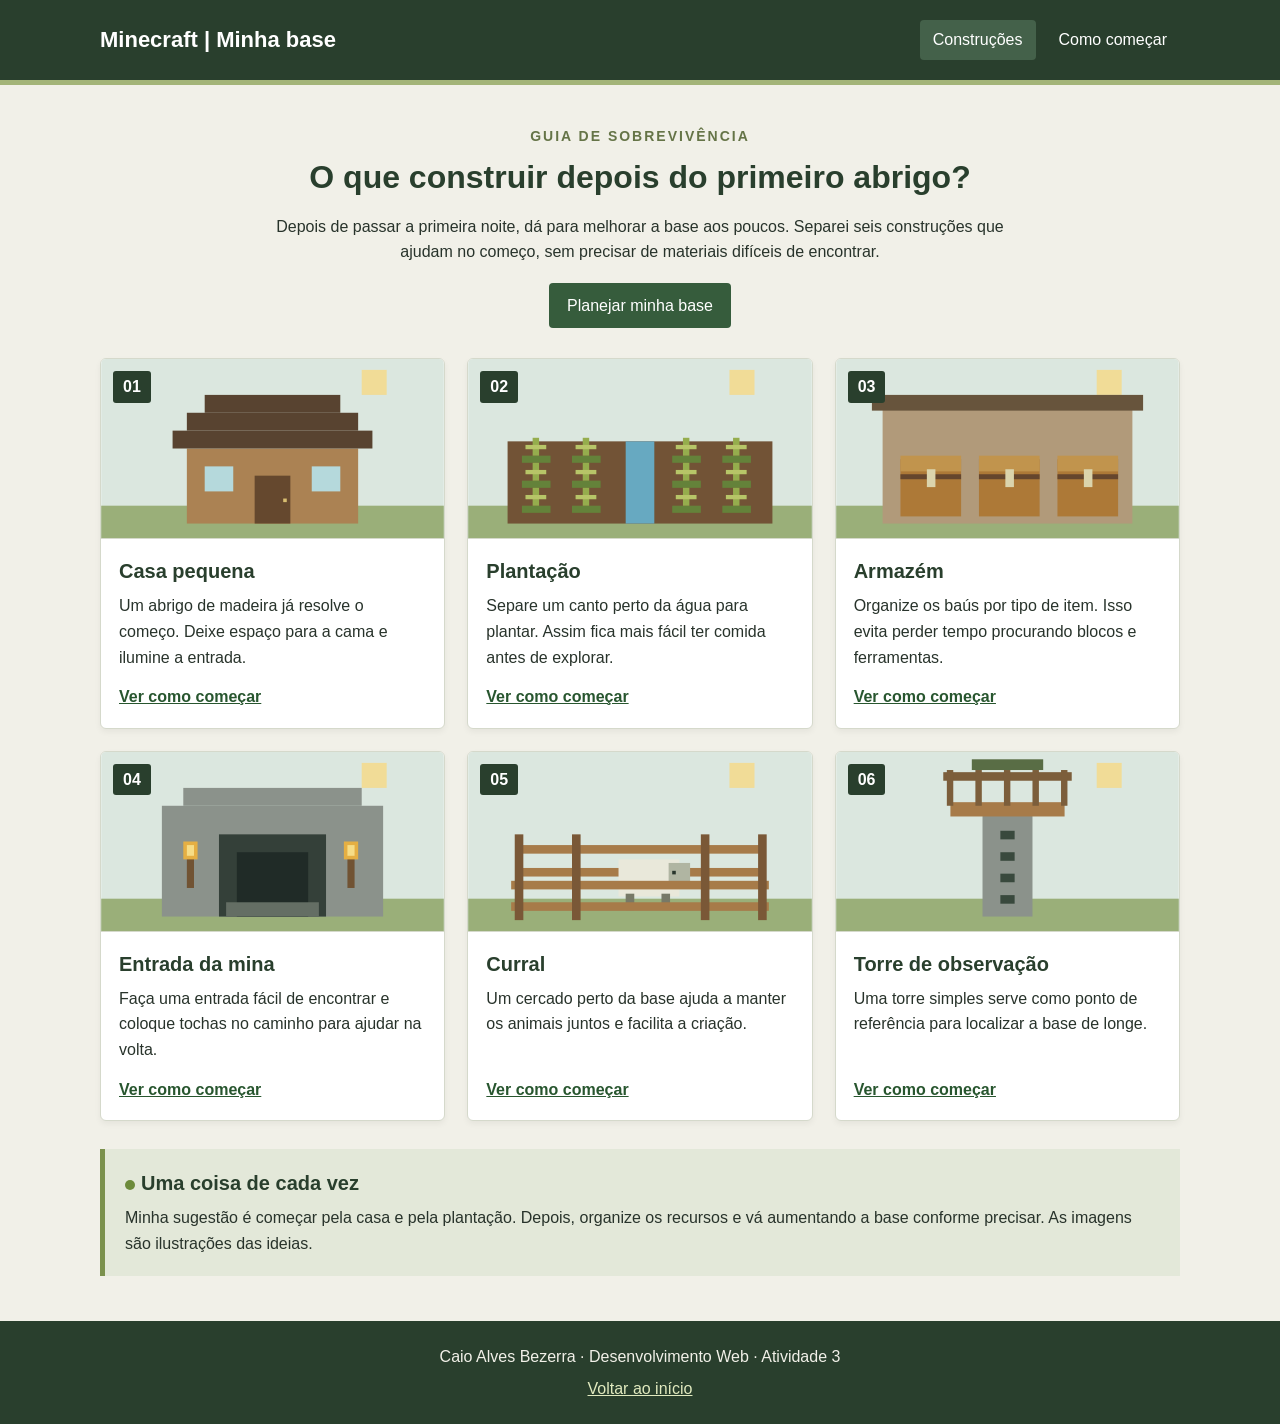
<file: index.html>
<!DOCTYPE html>
<html lang="pt-BR">
<head>
    <meta charset="UTF-8">
    <meta name="viewport" content="width=device-width, initial-scale=1.0">
    <meta http-equiv="refresh" content="0; url=Atividade%203/index.html">
    <title>Minecraft | Atividade 3</title>
</head>
<body>
    <p><a href="Atividade%203/index.html">Abrir a atividade 3 de Desenvolvimento Web</a></p>
</body>
</html>
</file>
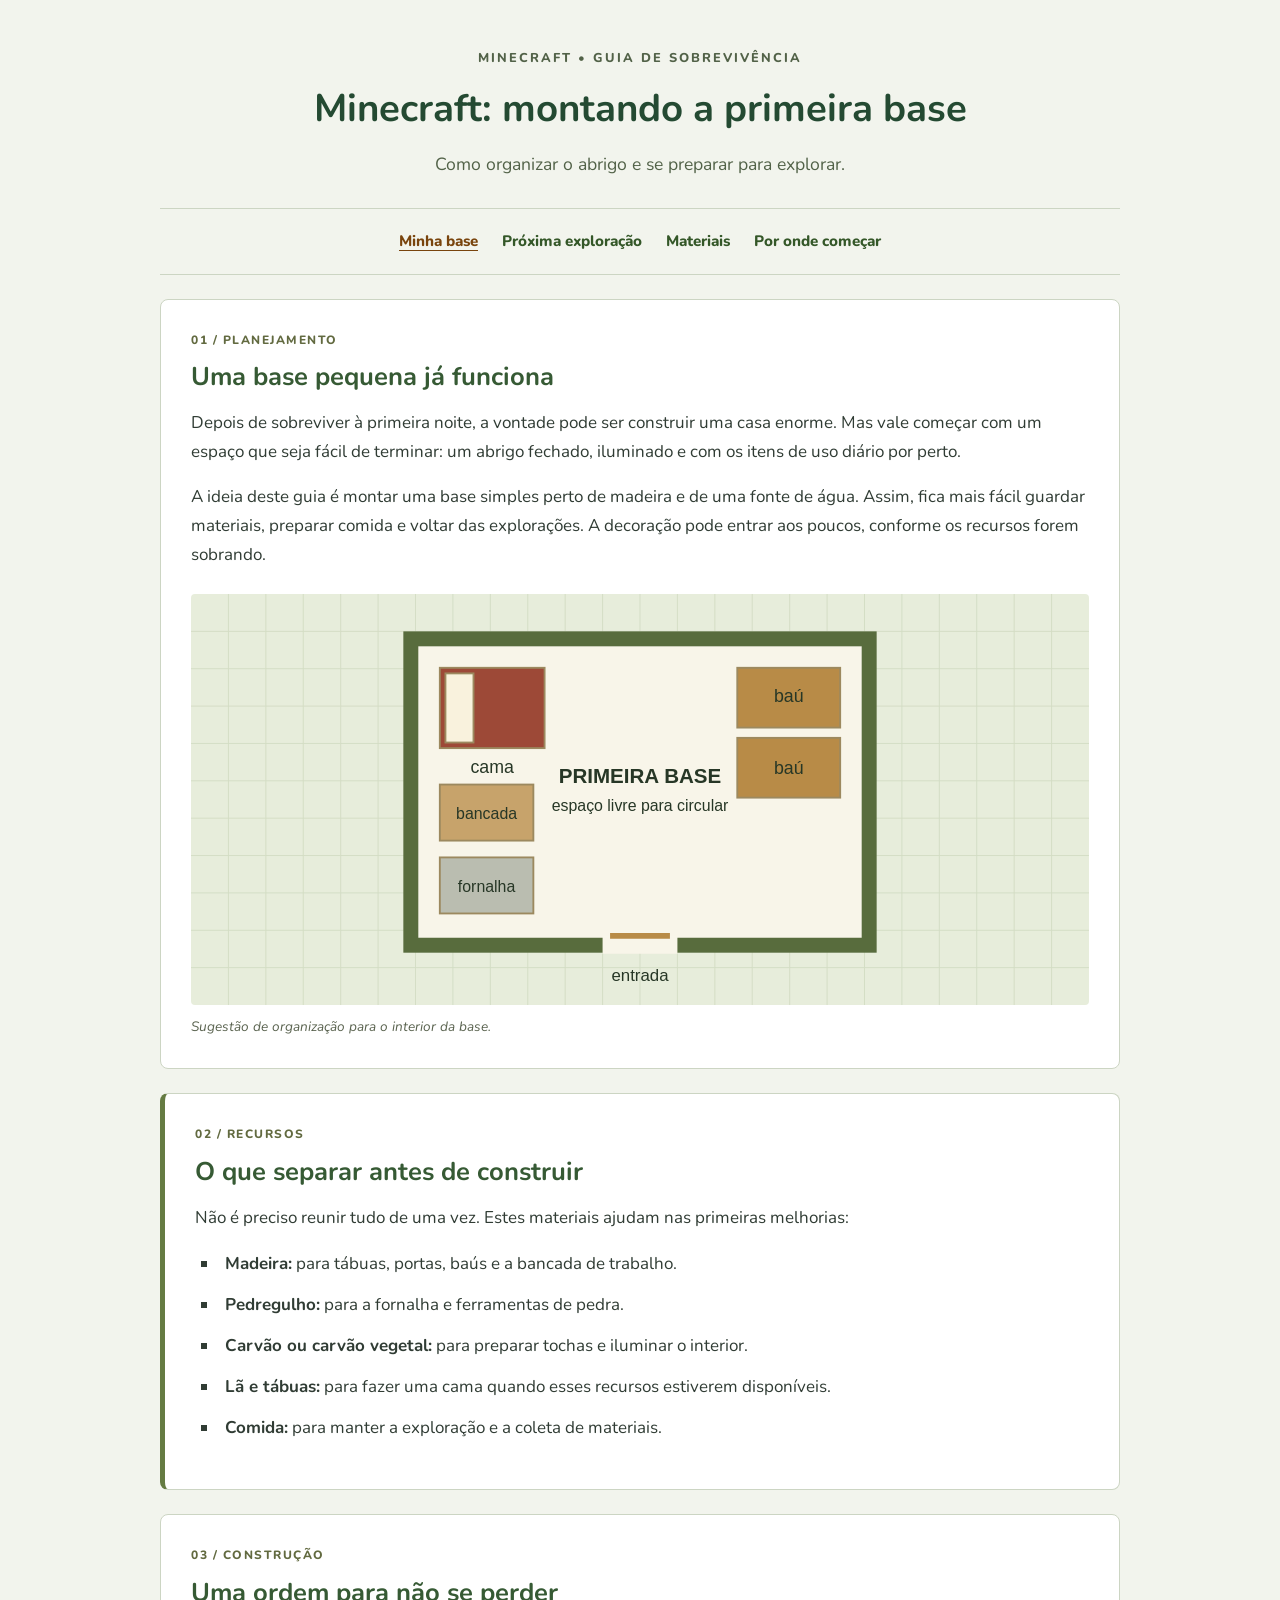
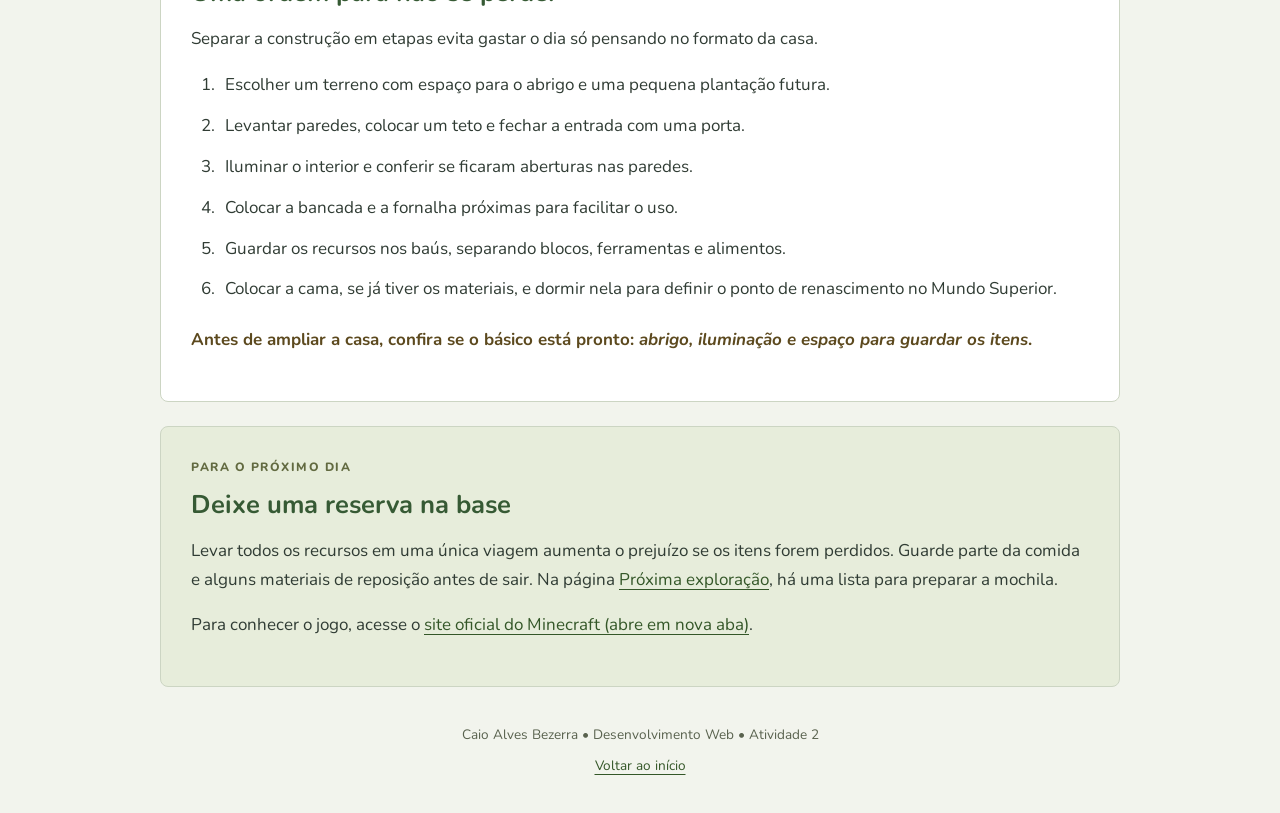
<file: Atividade 2/index.html>
<!DOCTYPE html>
<html lang="pt-BR">
<head>
    <meta charset="UTF-8">
    <meta name="viewport" content="width=device-width, initial-scale=1.0">
    <meta name="description" content="Um guia de Minecraft para organizar a primeira base e preparar as próximas explorações.">
    <title>Minecraft | Minha primeira base</title>
    <!-- Ícone da aba e estilos da página. -->
    <link rel="icon" href="favicon.ico" type="image/x-icon">
    <link rel="preconnect" href="https://fonts.googleapis.com">
    <link rel="preconnect" href="https://fonts.gstatic.com" crossorigin>
    <link href="https://fonts.googleapis.com/css2?family=Nunito:wght@400;600;700;800&display=swap" rel="stylesheet">
    <link rel="stylesheet" href="style.css">
</head>
<body>
    <a class="pular-conteudo" href="#conteudo">Pular para o conteúdo</a>

    <header id="inicio">
        <p class="identificacao">Minecraft • Guia de sobrevivência</p>
        <h1>Minecraft: montando a primeira base</h1>
        <p class="apresentacao">Como organizar o abrigo e se preparar para explorar.</p>
        <!-- Menu com acesso à segunda página e às seções abaixo. -->
        <nav aria-label="Navegação principal">
            <ul>
                <li><a href="index.html" aria-current="page">Minha base</a></li>
                <li><a href="exploracao.html">Próxima exploração</a></li>
                <li><a href="#materiais">Materiais</a></li>
                <li><a href="#passos">Por onde começar</a></li>
            </ul>
        </nav>
    </header>

    <main id="conteudo">
        <article aria-labelledby="titulo-base">
            <section class="bloco" id="sobre">
                <p class="etiqueta">01 / Planejamento</p>
                <h2 id="titulo-base">Uma base pequena já funciona</h2>
                <p>
                    Depois de sobreviver à primeira noite, a vontade pode ser construir uma casa enorme.
                    Mas vale começar com um espaço que seja fácil de terminar: um abrigo fechado,
                    iluminado e com os itens de uso diário por perto.
                </p>
                <p>
                    A ideia deste guia é montar uma base simples perto de madeira e de uma fonte de água.
                    Assim, fica mais fácil guardar materiais, preparar comida e voltar das explorações.
                    A decoração pode entrar aos poucos, conforme os recursos forem sobrando.
                </p>
                <!-- Planta com uma sugestão de onde colocar os itens. -->
                <figure>
                    <img src="imagens/planta-base.svg" width="960" height="440"
                        alt="Planta de um abrigo retangular, com cama no canto superior esquerdo, dois baús à direita, bancada e fornalha à esquerda e entrada na parte inferior.">
                    <figcaption>Sugestão de organização para o interior da base.</figcaption>
                </figure>
            </section>

            <section class="bloco" id="materiais">
                <p class="etiqueta">02 / Recursos</p>
                <h2>O que separar antes de construir</h2>
                <p>Não é preciso reunir tudo de uma vez. Estes materiais ajudam nas primeiras melhorias:</p>
                <!-- Lista dos materiais para a base. -->
                <ul class="lista-materiais">
                    <li><strong>Madeira:</strong> para tábuas, portas, baús e a bancada de trabalho.</li>
                    <li><strong>Pedregulho:</strong> para a fornalha e ferramentas de pedra.</li>
                    <li><strong>Carvão ou carvão vegetal:</strong> para preparar tochas e iluminar o interior.</li>
                    <li><strong>Lã e tábuas:</strong> para fazer uma cama quando esses recursos estiverem disponíveis.</li>
                    <li><strong>Comida:</strong> para manter a exploração e a coleta de materiais.</li>
                </ul>
            </section>

            <section class="bloco" id="passos">
                <p class="etiqueta">03 / Construção</p>
                <h2>Uma ordem para não se perder</h2>
                <p>Separar a construção em etapas evita gastar o dia só pensando no formato da casa.</p>
                <!-- Etapas da construção em ordem. -->
                <ol class="lista-passos">
                    <li>Escolher um terreno com espaço para o abrigo e uma pequena plantação futura.</li>
                    <li>Levantar paredes, colocar um teto e fechar a entrada com uma porta.</li>
                    <li>Iluminar o interior e conferir se ficaram aberturas nas paredes.</li>
                    <li>Colocar a bancada e a fornalha próximas para facilitar o uso.</li>
                    <li>Guardar os recursos nos baús, separando blocos, ferramentas e alimentos.</li>
                    <li>Colocar a cama, se já tiver os materiais, e dormir nela para definir o ponto de renascimento no Mundo Superior.</li>
                </ol>
                <p class="observacao">Antes de ampliar a casa, confira se o básico está pronto: <em>abrigo, iluminação e espaço para guardar os itens</em>.</p>
            </section>
        </article>

        <aside class="bloco dica" aria-labelledby="titulo-dica">
            <p class="etiqueta">Para o próximo dia</p>
            <h2 id="titulo-dica">Deixe uma reserva na base</h2>
            <p>
                Levar todos os recursos em uma única viagem aumenta o prejuízo se os itens forem perdidos.
                Guarde parte da comida e alguns materiais de reposição antes de sair.
                Na página <a href="exploracao.html">Próxima exploração</a>, há uma lista para preparar a mochila.
            </p>
            <p>
                Para conhecer o jogo, acesse o
                <a href="https://www.minecraft.net/pt-br" target="_blank" rel="noopener noreferrer">site oficial do Minecraft (abre em nova aba)</a>.
            </p>
        </aside>
    </main>

    <footer>
        <p>Caio Alves Bezerra • Desenvolvimento Web • Atividade 2</p>
        <a href="#inicio">Voltar ao início</a>
    </footer>
</body>
</html>
</file>
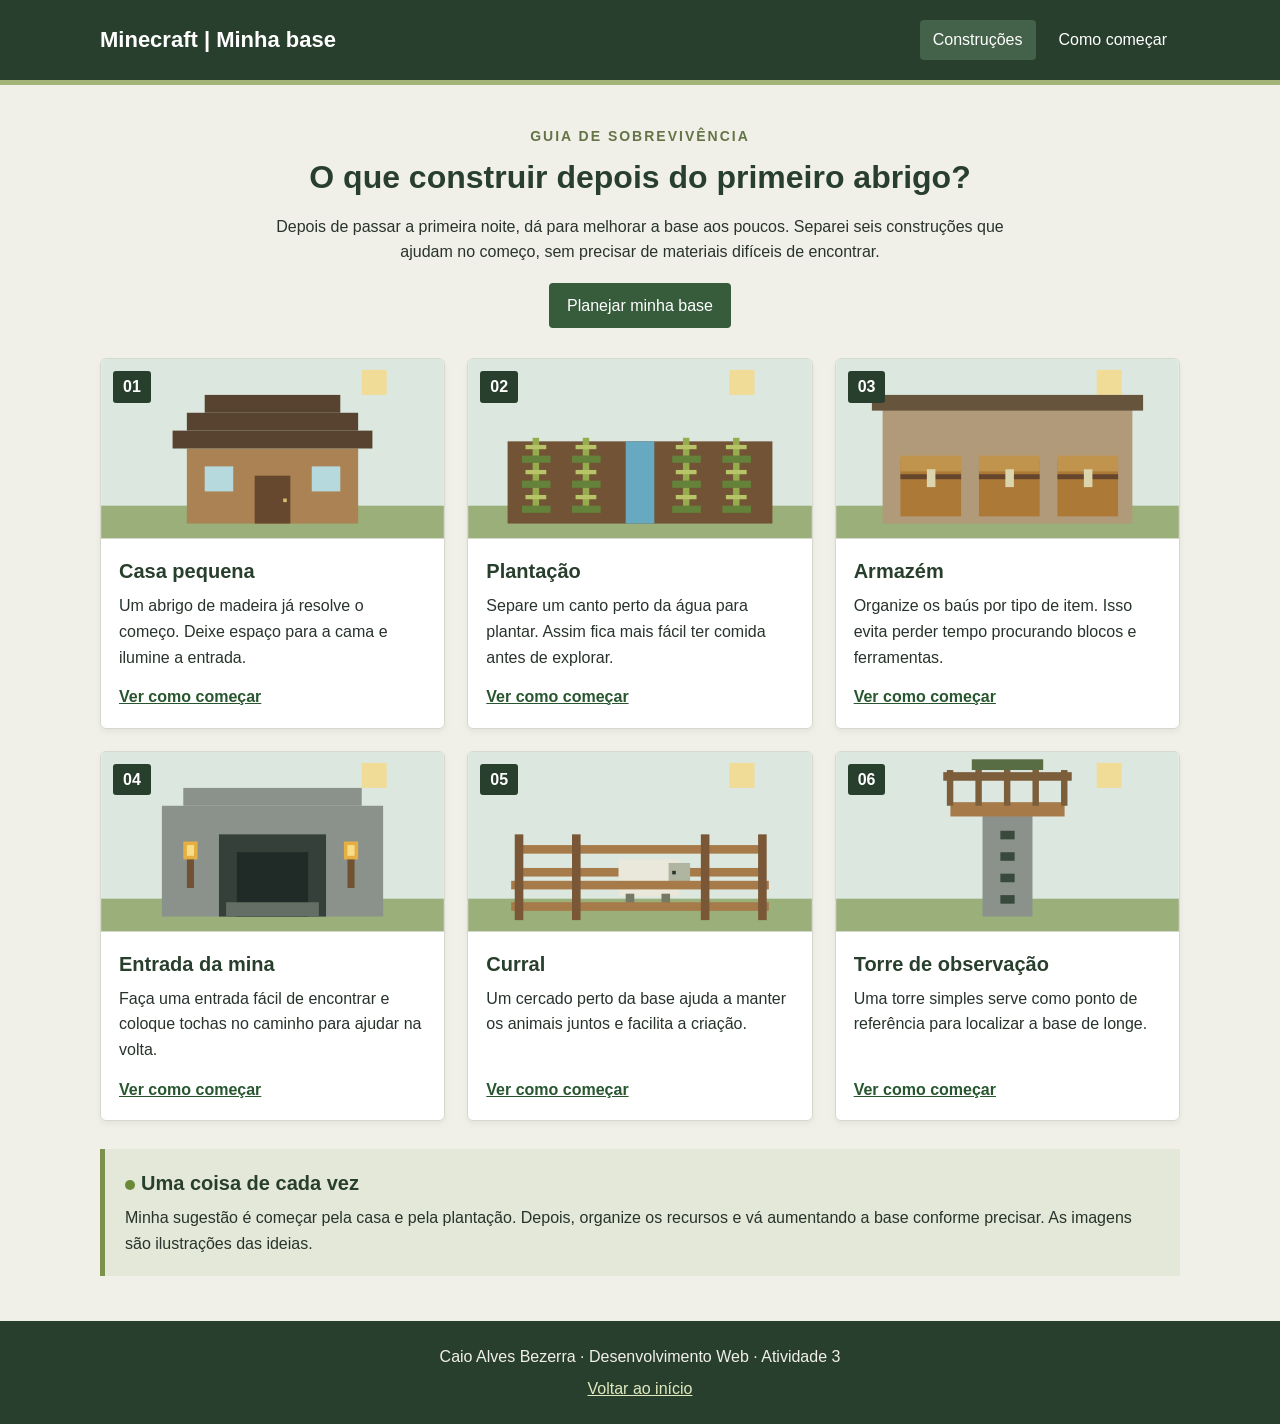
<file: Atividade 3/index.html>
<!DOCTYPE html>
<html lang="pt-BR">
<head>
    <meta charset="UTF-8">
    <meta name="viewport" content="width=device-width, initial-scale=1.0">
    <meta name="description" content="Ideias de construções simples para organizar uma base no Minecraft.">
    <title>Construções para a primeira base | Minecraft</title>
    <link rel="icon" href="imagens/icone.svg" type="image/svg+xml">
    <!-- Estilos da página. -->
    <style>
        * { box-sizing: border-box; }
        html { scroll-behavior: smooth; }
        body { margin: 0; background: #f1f0e8; color: #28332b; font-family: Arial, sans-serif; line-height: 1.6; }
        a { color: #28562f; }
        a:focus-visible { outline: 3px solid #c18c26; outline-offset: 4px; }
        .pular { position: absolute; top: -80px; left: 15px; padding: 10px; background: white; z-index: 10; }
        .pular:focus { top: 10px; }
        header { background: #293f2d; color: white; padding: 20px; border-bottom: 5px solid #a3b478; }
        .topo { max-width: 1080px; margin: auto; display: flex; align-items: center; justify-content: space-between; gap: 20px; }
        .nome-site { margin: 0; font-size: 22px; font-weight: bold; }
        nav ul { display: flex; flex-wrap: wrap; gap: 10px; list-style: none; margin: 0; padding: 0; }
        nav a { display: block; padding: 7px 13px; color: white; border-radius: 4px; text-decoration: none; }
        nav a:hover, nav a[aria-current="page"] { background: #44614a; }
        main { max-width: 1120px; margin: auto; padding: 30px 20px 45px; }
        h1 { font-size: 32px; line-height: 1.3; text-align: center; color: #293f2d; }
        h2 { line-height: 1.4; color: #293f2d; }
        .introducao { max-width: 750px; margin: 0 auto 30px; text-align: center; }
        .introducao > p:first-child { color: #657447; font-size: 14px; font-weight: bold; text-transform: uppercase; letter-spacing: 2px; }
        .introducao h1 { margin: 10px 0 15px; }
        .introducao p { margin: 10px 0; }
        .botao { display: inline-block; background: #365c3c; color: white; padding: 10px 18px; margin-top: 8px; border-radius: 4px; text-decoration: none; }
        .botao:hover { background: #26472c; }
        /* Os cards ficam em três colunas no computador. */
        .cards { display: grid; grid-template-columns: repeat(3, 1fr); gap: 22px; }
        .card { position: relative; display: flex; flex-direction: column; background: white; border: 1px solid #d5d9cb; border-radius: 6px; overflow: hidden; box-shadow: 0 3px 6px #0000000d; transition: transform 0.2s, box-shadow 0.2s; }
        .card:hover { transform: translateY(-5px); box-shadow: 0 7px 14px #0000001a; }
        .card img { display: block; width: 100%; height: 180px; object-fit: cover; border-bottom: 1px solid #d5d9cb; }
        .numero { position: absolute; top: 12px; left: 12px; background: #293f2d; color: white; padding: 3px 10px; font-weight: bold; border-radius: 3px; }
        .texto-card { padding: 18px; display: flex; flex-direction: column; flex: 1; }
        .texto-card h2 { font-size: 20px; margin: 0 0 8px; }
        .texto-card p { margin: 0 0 14px; }
        .texto-card a { margin-top: auto; font-weight: bold; }
        .dica { margin-top: 28px; padding: 20px; border-left: 5px solid #7b914d; background: #e3e8d9; }
        .dica h2 { font-size: 20px; margin: 0 0 8px; }
        .dica p { margin: 0; }
        .sinal { display: inline-block; width: 10px; height: 10px; margin-right: 6px; background: #6b8a38; border-radius: 50%; animation: piscar 2s ease-in-out infinite; }
        @keyframes piscar { 0%, 100% { opacity: 1; } 50% { opacity: 0.3; } }
        .etapas { display: grid; grid-template-columns: repeat(2, 1fr); gap: 20px; }
        .etapa { background: white; padding: 22px; border: 1px solid #d5d9cb; border-radius: 6px; scroll-margin-top: 20px; }
        .etapa h2 { margin-top: 0; font-size: 22px; }
        .etapa p { margin-bottom: 10px; }
        .etapa ul, .etapa ol { padding-left: 22px; }
        .etapa li { margin-bottom: 7px; }
        footer { background: #293f2d; color: #f1f0e8; padding: 23px 20px; text-align: center; }
        footer p { margin: 0 0 6px; }
        footer a { color: #e1eabf; }
        /* No tablet são duas colunas; no celular, uma. */
        @media (max-width: 900px) {
            .cards { grid-template-columns: repeat(2, 1fr); }
            .topo { flex-direction: column; gap: 12px; }
        }
        @media (max-width: 600px) {
            .cards, .etapas { grid-template-columns: 1fr; }
            h1 { font-size: 26px; }
            main { padding: 22px 16px 35px; }
            .nome-site { font-size: 20px; }
            nav ul { justify-content: center; }
            nav a { padding: 6px 10px; }
        }
        @media (prefers-reduced-motion: reduce) {
            html { scroll-behavior: auto; }
            .sinal { animation: none; }
            .card { transition: none; }
        }
    </style>
</head>
<body>
    <a class="pular" href="#conteudo">Pular para o conteúdo</a>
    <header id="inicio">
        <div class="topo">
            <p class="nome-site">Minecraft | Minha base</p>
            <!-- Links entre os dois arquivos HTML. -->
            <nav aria-label="Menu principal">
                <ul>
                    <li><a href="index.html" aria-current="page">Construções</a></li>
                    <li><a href="planejamento.html">Como começar</a></li>
                </ul>
            </nav>
        </div>
    </header>
    <main id="conteudo">
        <section class="introducao" aria-labelledby="titulo">
            <p>Guia de sobrevivência</p>
            <h1 id="titulo">O que construir depois do primeiro abrigo?</h1>
            <p>Depois de passar a primeira noite, dá para melhorar a base aos poucos. Separei seis construções que ajudam no começo, sem precisar de materiais difíceis de encontrar.</p>
            <a class="botao" href="planejamento.html">Planejar minha base</a>
        </section>
        <!-- Ideias de construção com imagens e descrições. -->
        <section class="cards" aria-label="Seis ideias de construções">
            <article class="card">
                <span class="numero">01</span>
                <img src="imagens/casa.svg" alt="Casa de madeira com telhado escuro, duas janelas e uma porta." width="480" height="270">
                <div class="texto-card">
                    <h2>Casa pequena</h2>
                    <p>Um abrigo de madeira já resolve o começo. Deixe espaço para a cama e ilumine a entrada.</p>
                    <a href="planejamento.html#casa">Ver como começar</a>
                </div>
            </article>
            <article class="card">
                <span class="numero">02</span>
                <img src="imagens/plantacao.svg" alt="Canteiro com quatro fileiras de plantas e um canal de água no meio." width="480" height="270">
                <div class="texto-card">
                    <h2>Plantação</h2>
                    <p>Separe um canto perto da água para plantar. Assim fica mais fácil ter comida antes de explorar.</p>
                    <a href="planejamento.html#plantacao">Ver como começar</a>
                </div>
            </article>
            <article class="card">
                <span class="numero">03</span>
                <img src="imagens/armazem.svg" alt="Três baús de madeira organizados dentro de um depósito." width="480" height="270">
                <div class="texto-card">
                    <h2>Armazém</h2>
                    <p>Organize os baús por tipo de item. Isso evita perder tempo procurando blocos e ferramentas.</p>
                    <a href="planejamento.html#armazem">Ver como começar</a>
                </div>
            </article>
            <article class="card">
                <span class="numero">04</span>
                <img src="imagens/mina.svg" alt="Entrada de uma mina de pedra com tochas dos dois lados." width="480" height="270">
                <div class="texto-card">
                    <h2>Entrada da mina</h2>
                    <p>Faça uma entrada fácil de encontrar e coloque tochas no caminho para ajudar na volta.</p>
                    <a href="planejamento.html#mina">Ver como começar</a>
                </div>
            </article>
            <article class="card">
                <span class="numero">05</span>
                <img src="imagens/curral.svg" alt="Curral de madeira com uma ovelha dentro da cerca." width="480" height="270">
                <div class="texto-card">
                    <h2>Curral</h2>
                    <p>Um cercado perto da base ajuda a manter os animais juntos e facilita a criação.</p>
                    <a href="planejamento.html#curral">Ver como começar</a>
                </div>
            </article>
            <article class="card">
                <span class="numero">06</span>
                <img src="imagens/torre.svg" alt="Torre de pedra com plataforma de madeira no alto." width="480" height="270">
                <div class="texto-card">
                    <h2>Torre de observação</h2>
                    <p>Uma torre simples serve como ponto de referência para localizar a base de longe.</p>
                    <a href="planejamento.html#torre">Ver como começar</a>
                </div>
            </article>
        </section>
        <aside class="dica">
            <h2><span class="sinal" aria-hidden="true"></span>Uma coisa de cada vez</h2>
            <p>Minha sugestão é começar pela casa e pela plantação. Depois, organize os recursos e vá aumentando a base conforme precisar. As imagens são ilustrações das ideias.</p>
        </aside>
    </main>
    <footer>
        <p>Caio Alves Bezerra · Desenvolvimento Web · Atividade 3</p>
        <a href="#inicio">Voltar ao início</a>
    </footer>
</body>
</html>
</file>
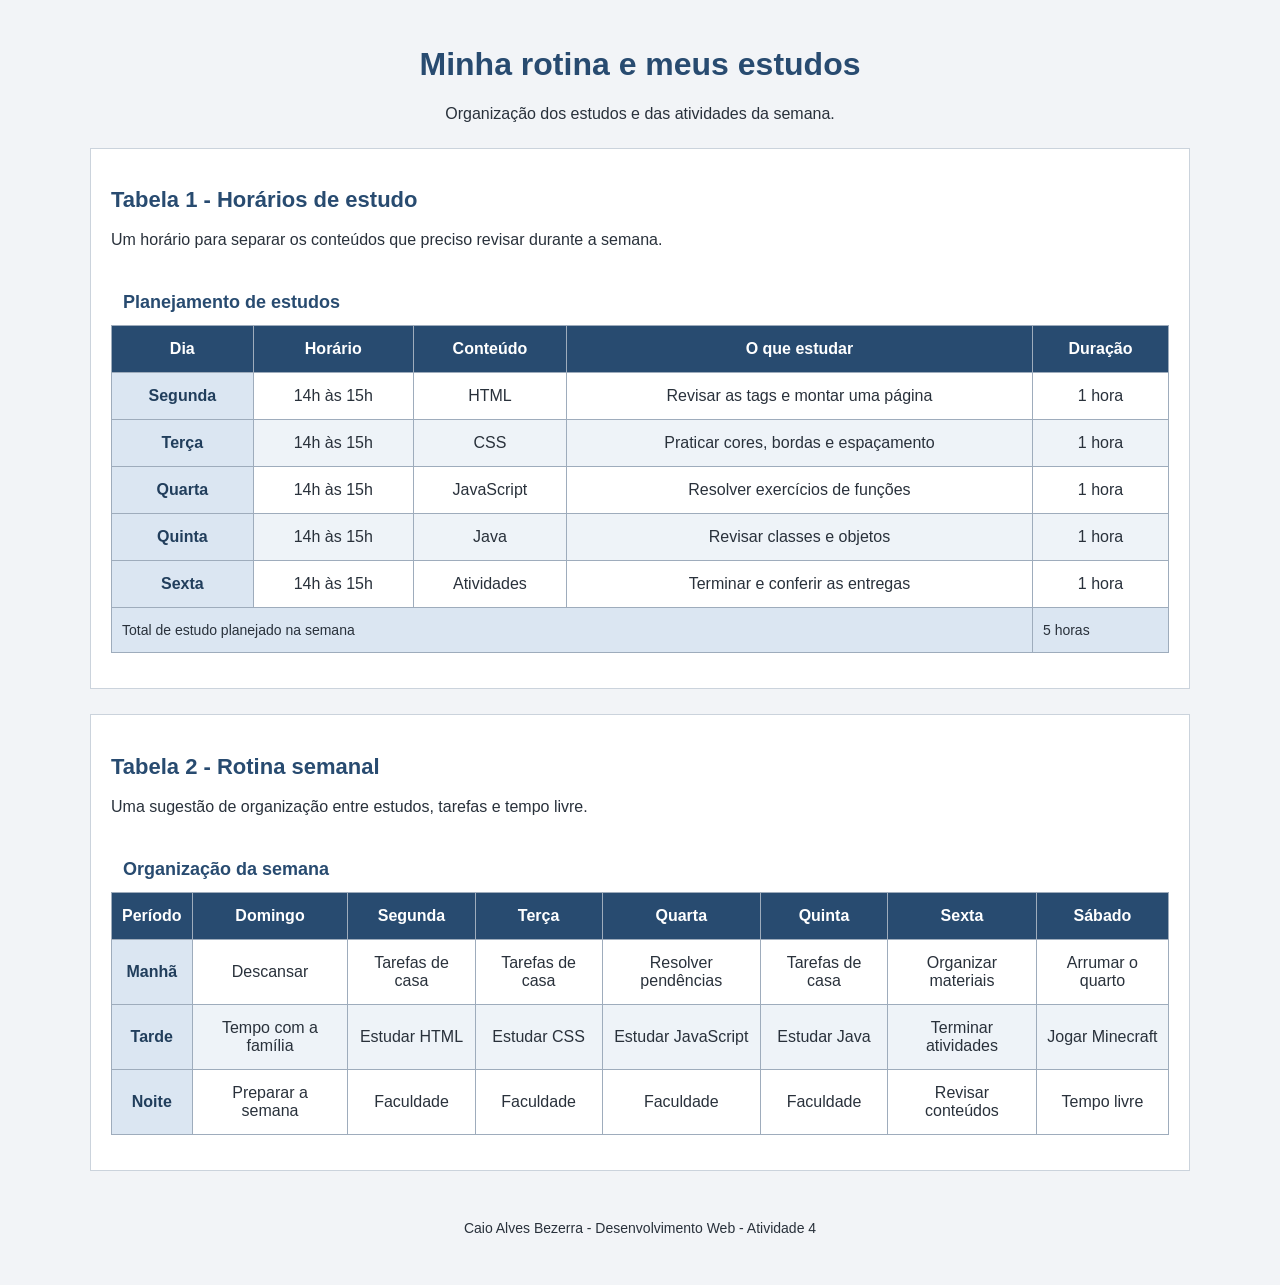
<file: Atividade 4/index.html>
<!DOCTYPE html>
<html lang="pt-BR">
<head>
    <meta charset="UTF-8">
    <meta name="viewport" content="width=device-width, initial-scale=1.0">
    <title>Minha rotina - Atividade 4</title>
    <style>
        body {
            font-family: Arial, sans-serif;
            background-color: #f2f4f7;
            color: #29313b;
            margin: 0;
            padding: 25px;
        }

        header, main, footer {
            max-width: 1100px;
            margin: auto;
        }

        h1 {
            text-align: center;
            color: #284b70;
        }

        header p, footer {
            text-align: center;
        }

        section {
            background-color: white;
            border: 1px solid #cbd3dc;
            padding: 20px;
            margin: 25px 0;
        }

        h2 {
            color: #284b70;
            font-size: 22px;
        }

        /* Permite ver a tabela inteira em telas pequenas. */
        .area-tabela {
            overflow-x: auto;
        }

        table {
            width: 100%;
            border-collapse: collapse;
            margin: 15px 0;
        }

        caption {
            font-size: 18px;
            font-weight: bold;
            color: #284b70;
            padding: 12px;
            text-align: left;
        }

        th, td {
            border: 1px solid #9eacbc;
            padding: 14px 10px;
            text-align: center;
        }

        thead th {
            background-color: #284b70;
            color: white;
        }

        tbody th {
            background-color: #dbe6f2;
            color: #213e5c;
        }

        tbody tr:nth-child(even) td {
            background-color: #eef3f8;
        }

        tfoot td {
            background-color: #dbe6f2;
            text-align: left;
            font-size: 14px;
        }

        .rotina {
            min-width: 850px;
        }

        footer {
            padding: 10px 0;
            font-size: 14px;
        }
    </style>
</head>
<body>
    <!-- Caio Alves Bezerra - Atividade 4 -->
    <header>
        <h1>Minha rotina e meus estudos</h1>
        <p>Organização dos estudos e das atividades da semana.</p>
    </header>

    <main>
        <section id="tabela1">
            <h2>Tabela 1 - Horários de estudo</h2>
            <p>Um horário para separar os conteúdos que preciso revisar durante a semana.</p>
            <!-- Tabela com dias, horários e matérias. -->
            <div class="area-tabela">
                <table>
                    <caption>Planejamento de estudos</caption>
                    <thead>
                        <tr>
                            <th scope="col">Dia</th>
                            <th scope="col">Horário</th>
                            <th scope="col">Conteúdo</th>
                            <th scope="col">O que estudar</th>
                            <th scope="col">Duração</th>
                        </tr>
                    </thead>
                    <tbody>
                        <tr>
                            <th scope="row">Segunda</th>
                            <td>14h às 15h</td>
                            <td>HTML</td>
                            <td>Revisar as tags e montar uma página</td>
                            <td>1 hora</td>
                        </tr>
                        <tr>
                            <th scope="row">Terça</th>
                            <td>14h às 15h</td>
                            <td>CSS</td>
                            <td>Praticar cores, bordas e espaçamento</td>
                            <td>1 hora</td>
                        </tr>
                        <tr>
                            <th scope="row">Quarta</th>
                            <td>14h às 15h</td>
                            <td>JavaScript</td>
                            <td>Resolver exercícios de funções</td>
                            <td>1 hora</td>
                        </tr>
                        <tr>
                            <th scope="row">Quinta</th>
                            <td>14h às 15h</td>
                            <td>Java</td>
                            <td>Revisar classes e objetos</td>
                            <td>1 hora</td>
                        </tr>
                        <tr>
                            <th scope="row">Sexta</th>
                            <td>14h às 15h</td>
                            <td>Atividades</td>
                            <td>Terminar e conferir as entregas</td>
                            <td>1 hora</td>
                        </tr>
                    </tbody>
                    <tfoot>
                        <tr>
                            <td colspan="4">Total de estudo planejado na semana</td>
                            <td>5 horas</td>
                        </tr>
                    </tfoot>
                </table>
            </div>
        </section>

        <section id="tabela2">
            <h2>Tabela 2 - Rotina semanal</h2>
            <p>Uma sugestão de organização entre estudos, tarefas e tempo livre.</p>
            <!-- Rotina dividida em manhã, tarde e noite. -->
            <div class="area-tabela">
                <table class="rotina">
                    <caption>Organização da semana</caption>
                    <thead>
                        <tr>
                            <th scope="col">Período</th>
                            <th scope="col">Domingo</th>
                            <th scope="col">Segunda</th>
                            <th scope="col">Terça</th>
                            <th scope="col">Quarta</th>
                            <th scope="col">Quinta</th>
                            <th scope="col">Sexta</th>
                            <th scope="col">Sábado</th>
                        </tr>
                    </thead>
                    <tbody>
                        <tr>
                            <th scope="row">Manhã</th>
                            <td>Descansar</td>
                            <td>Tarefas de casa</td>
                            <td>Tarefas de casa</td>
                            <td>Resolver pendências</td>
                            <td>Tarefas de casa</td>
                            <td>Organizar materiais</td>
                            <td>Arrumar o quarto</td>
                        </tr>
                        <tr>
                            <th scope="row">Tarde</th>
                            <td>Tempo com a família</td>
                            <td>Estudar HTML</td>
                            <td>Estudar CSS</td>
                            <td>Estudar JavaScript</td>
                            <td>Estudar Java</td>
                            <td>Terminar atividades</td>
                            <td>Jogar Minecraft</td>
                        </tr>
                        <tr>
                            <th scope="row">Noite</th>
                            <td>Preparar a semana</td>
                            <td>Faculdade</td>
                            <td>Faculdade</td>
                            <td>Faculdade</td>
                            <td>Faculdade</td>
                            <td>Revisar conteúdos</td>
                            <td>Tempo livre</td>
                        </tr>
                    </tbody>
                </table>
            </div>
        </section>
    </main>

    <footer>
        <p>Caio Alves Bezerra - Desenvolvimento Web - Atividade 4</p>
    </footer>
</body>
</html>
</file>
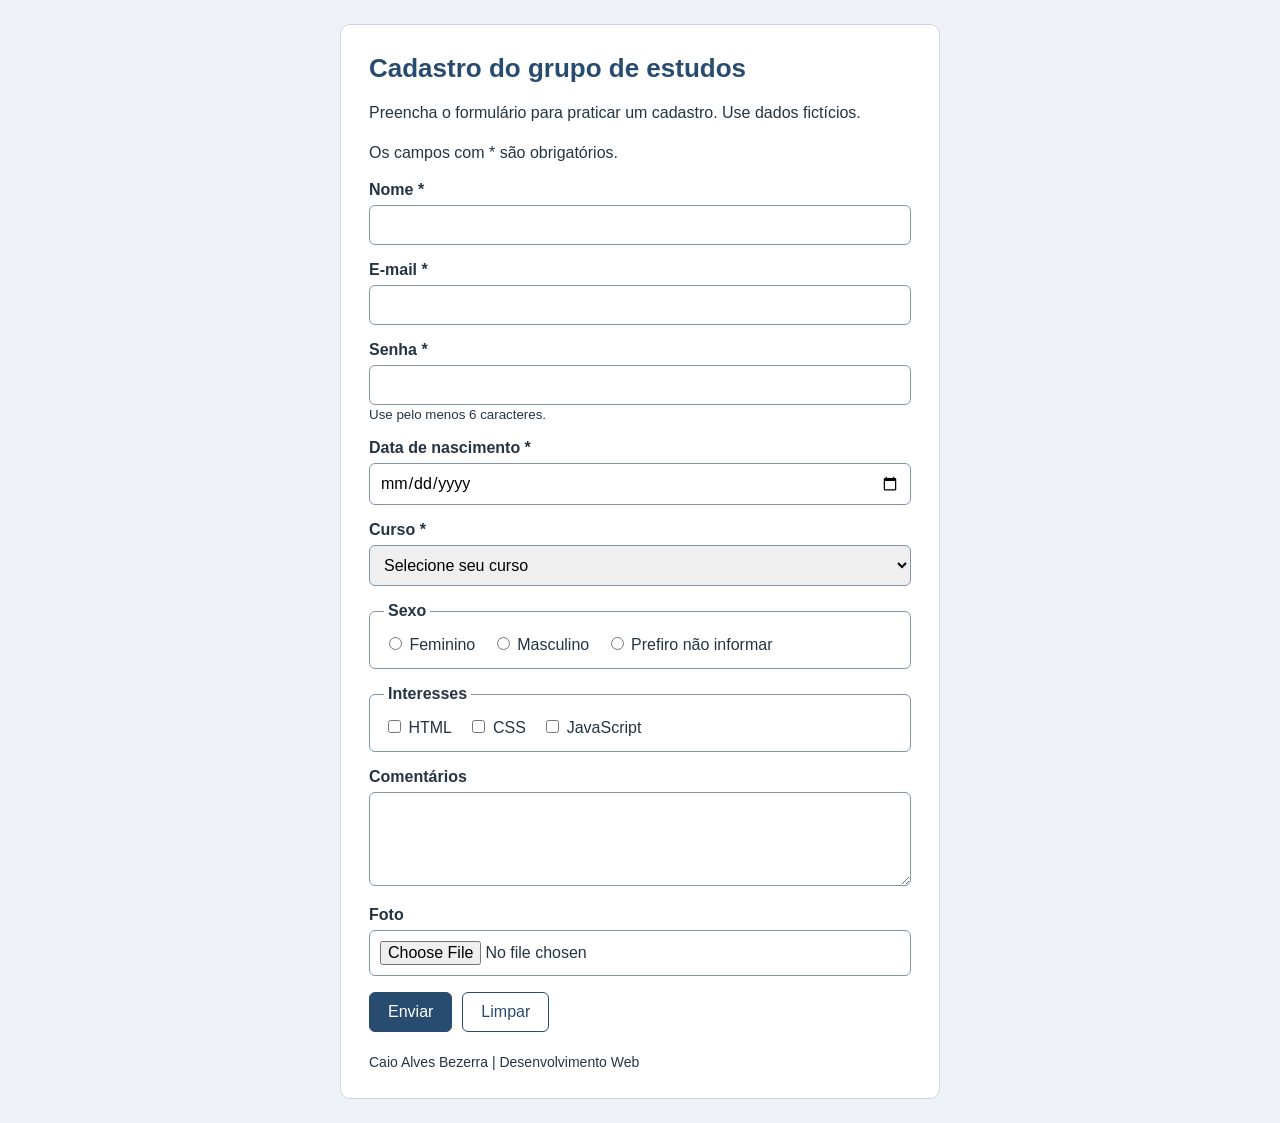
<file: Atividade 5/index.html>
<!DOCTYPE html>
<html lang="pt-BR">
<head>
    <meta charset="UTF-8">
    <meta name="viewport" content="width=device-width, initial-scale=1.0">
    <title>Cadastro do grupo de estudos</title>
    <style>
        * {
            box-sizing: border-box;
        }

        body {
            margin: 0;
            padding: 24px 16px;
            background-color: #eef2f6;
            color: #253442;
            font-family: Arial, sans-serif;
        }

        main {
            max-width: 600px;
            margin: 0 auto;
            padding: 28px;
            background-color: white;
            border: 1px solid #ccd6e0;
            border-radius: 10px;
        }

        h1 {
            margin-top: 0;
            color: #284b70;
            font-size: 26px;
        }

        p {
            line-height: 1.5;
        }

        .campo {
            margin-bottom: 16px;
        }

        .campo > label {
            display: block;
            margin-bottom: 6px;
            font-weight: bold;
        }

        input:not([type="radio"]):not([type="checkbox"]), select, textarea {
            width: 100%;
            padding: 10px;
            border: 1px solid #8396a8;
            border-radius: 6px;
            font: inherit;
        }

        textarea {
            resize: vertical;
        }

        :focus {
            outline: 2px solid #28608f;
            outline-offset: 2px;
        }

        fieldset {
            margin: 0 0 16px;
            padding: 10px 14px;
            border: 1px solid #8396a8;
            border-radius: 6px;
        }

        legend {
            padding: 0 4px;
            font-weight: bold;
        }

        .opcoes label {
            display: inline-block;
            margin: 4px 12px 4px 0;
        }

        .botoes {
            display: flex;
            gap: 10px;
        }

        button {
            padding: 10px 18px;
            border: 1px solid #284b70;
            border-radius: 6px;
            background-color: #284b70;
            color: white;
            font: inherit;
            cursor: pointer;
        }

        button:hover {
            background-color: #173753;
        }

        button[type="reset"] {
            background-color: white;
            color: #284b70;
        }

        button[type="reset"]:hover {
            background-color: #e1eaf2;
        }

        footer {
            margin-top: 22px;
            font-size: 14px;
        }

        @media (max-width: 480px) {
            main {
                padding: 18px;
            }

            .opcoes label {
                display: block;
            }

            .botoes {
                flex-direction: column;
            }
        }
    </style>
</head>
<body>
    <!-- Caio Alves Bezerra - Atividade 5 -->
    <main>
        <h1>Cadastro do grupo de estudos</h1>
        <p>Preencha o formulário para praticar um cadastro. Use dados fictícios.</p>
        <p>Os campos com * são obrigatórios.</p>

        <!-- O navegador valida os campos e abre a página de confirmação. -->
        <form action="confirmacao.html" method="get" autocomplete="off">
            <div class="campo">
                <label for="nome">Nome *</label>
                <input type="text" id="nome" required>
            </div>

            <div class="campo">
                <label for="email">E-mail *</label>
                <input type="email" id="email" required>
            </div>

            <div class="campo">
                <label for="senha">Senha *</label>
                <input type="password" id="senha" minlength="6" autocomplete="new-password" aria-describedby="dica-senha" required>
                <small id="dica-senha">Use pelo menos 6 caracteres.</small>
            </div>

            <div class="campo">
                <label for="nascimento">Data de nascimento *</label>
                <input type="date" id="nascimento" required>
            </div>

            <div class="campo">
                <label for="curso">Curso *</label>
                <select id="curso" required>
                    <option value="">Selecione seu curso</option>
                    <option value="engenharia">Engenharia de Software</option>
                    <option value="ads">Análise e Desenvolvimento de Sistemas</option>
                    <option value="ciencia">Ciência da Computação</option>
                    <option value="outro">Outro</option>
                </select>
            </div>

            <fieldset class="opcoes">
                <legend>Sexo</legend>
                <label><input type="radio" name="sexo" value="feminino"> Feminino</label>
                <label><input type="radio" name="sexo" value="masculino"> Masculino</label>
                <label><input type="radio" name="sexo" value="nao-informado"> Prefiro não informar</label>
            </fieldset>

            <fieldset class="opcoes">
                <legend>Interesses</legend>
                <label><input type="checkbox" value="html"> HTML</label>
                <label><input type="checkbox" value="css"> CSS</label>
                <label><input type="checkbox" value="javascript"> JavaScript</label>
            </fieldset>

            <div class="campo">
                <label for="comentarios">Comentários</label>
                <textarea id="comentarios" rows="4"></textarea>
            </div>

            <div class="campo">
                <label for="foto">Foto</label>
                <input type="file" id="foto" accept="image/*">
            </div>

            <div class="botoes">
                <button type="submit">Enviar</button>
                <button type="reset">Limpar</button>
            </div>
        </form>

        <footer>Caio Alves Bezerra | Desenvolvimento Web</footer>
    </main>
</body>
</html>
</file>
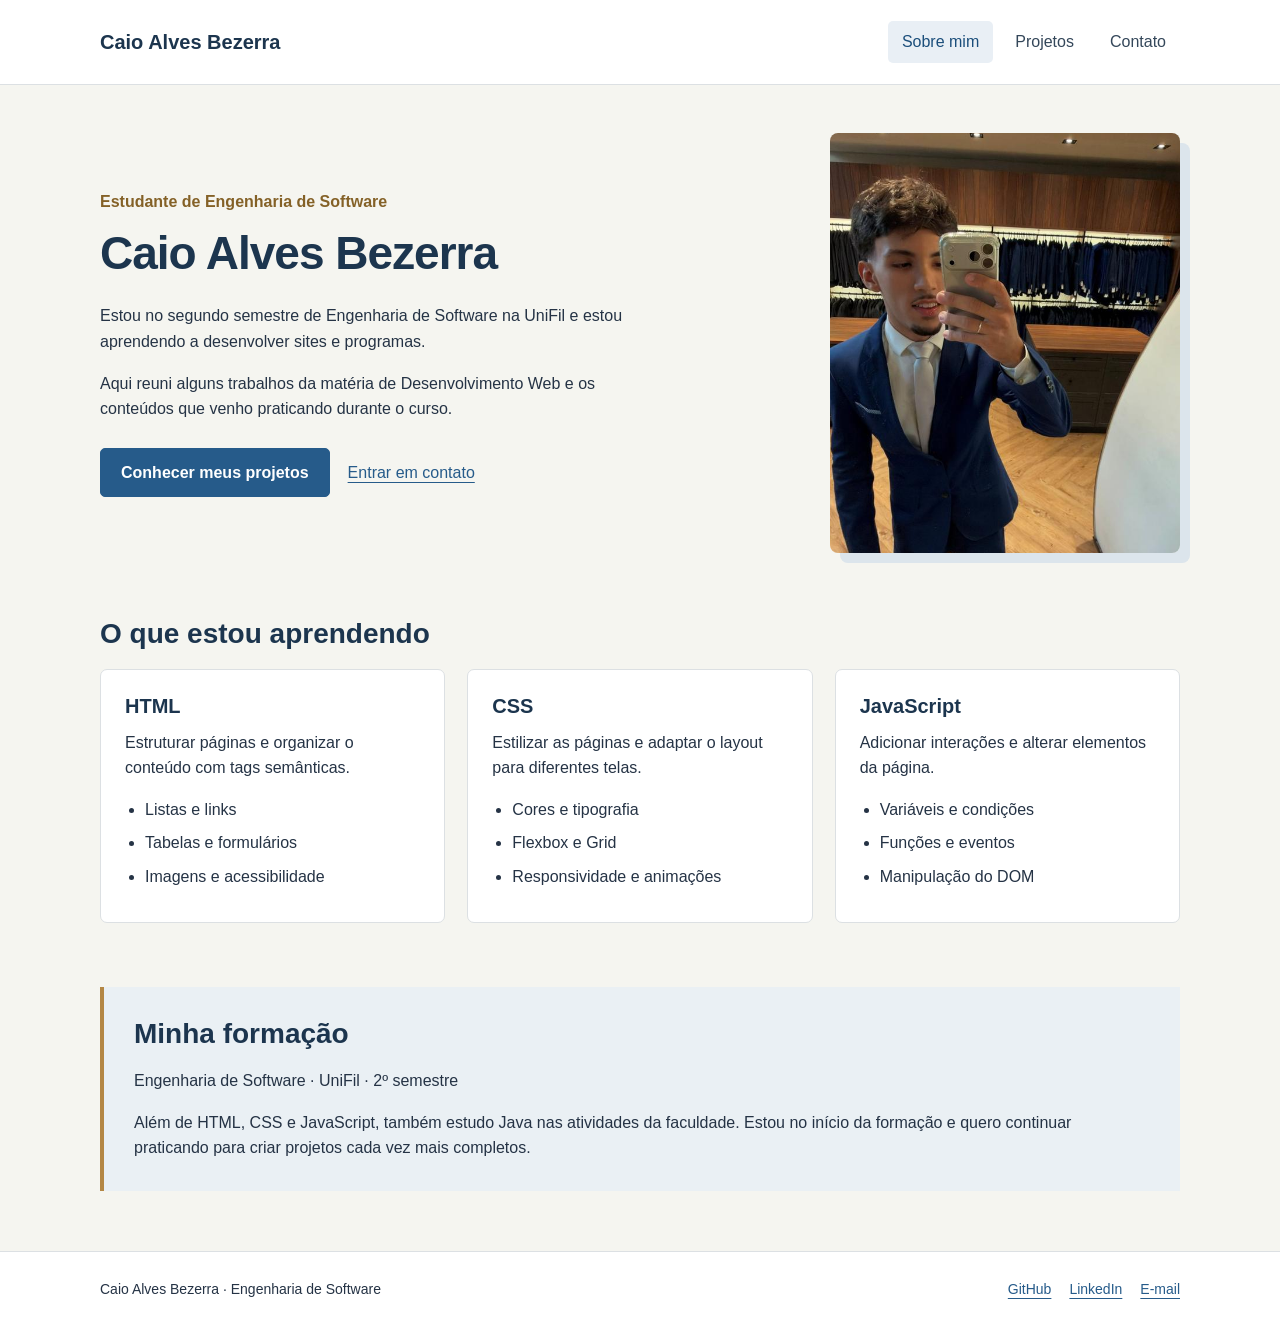
<file: Trabalho Final/index.html>
<!DOCTYPE html>
<html lang="pt-BR">
<head>
    <meta charset="UTF-8">
    <meta name="viewport" content="width=device-width, initial-scale=1.0">
    <meta name="description" content="Portfólio de Caio Alves Bezerra, estudante de Engenharia de Software.">
    <title>Sobre mim | Caio Alves Bezerra</title>
    <link rel="stylesheet" href="style.css">
    <script src="script.js" defer></script>
</head>
<body>
    <a class="pular-conteudo" href="#conteudo">Pular para o conteúdo</a>
    <header class="cabecalho">
        <div class="container menu">
            <a class="nome-site" href="index.html">Caio Alves Bezerra</a>
            <nav aria-label="Menu principal">
                <ul>
                    <li><a href="index.html" aria-current="page">Sobre mim</a></li>
                    <li><a href="projetos.html">Projetos</a></li>
                    <li><a href="contato.html">Contato</a></li>
                </ul>
            </nav>
        </div>
    </header>

    <main id="conteudo" class="container">
        <section class="apresentacao entrada" aria-labelledby="titulo">
            <div>
                <p class="area-estudo">Estudante de Engenharia de Software</p>
                <h1 id="titulo">Caio Alves Bezerra</h1>
                <p>Estou no segundo semestre de Engenharia de Software na UniFil e estou aprendendo a desenvolver sites e programas.</p>
                <p>Aqui reuni alguns trabalhos da matéria de Desenvolvimento Web e os conteúdos que venho praticando durante o curso.</p>
                <div class="acoes">
                    <a class="botao" href="projetos.html">Conhecer meus projetos</a>
                    <a href="contato.html">Entrar em contato</a>
                </div>
            </div>
            <img class="foto-perfil" src="imagens/foto-caio.jpg"
                alt="Caio Alves Bezerra usando terno azul." width="600" height="1067">
        </section>

        <section class="bloco" aria-labelledby="titulo-estudos">
            <h2 id="titulo-estudos">O que estou aprendendo</h2>
            <div class="grade">
                <article class="cartao">
                    <h3>HTML</h3>
                    <p>Estruturar páginas e organizar o conteúdo com tags semânticas.</p>
                    <ul class="lista-conhecimentos">
                        <li>Listas e links</li>
                        <li>Tabelas e formulários</li>
                        <li>Imagens e acessibilidade</li>
                    </ul>
                </article>
                <article class="cartao">
                    <h3>CSS</h3>
                    <p>Estilizar as páginas e adaptar o layout para diferentes telas.</p>
                    <ul class="lista-conhecimentos">
                        <li>Cores e tipografia</li>
                        <li>Flexbox e Grid</li>
                        <li>Responsividade e animações</li>
                    </ul>
                </article>
                <article class="cartao">
                    <h3>JavaScript</h3>
                    <p>Adicionar interações e alterar elementos da página.</p>
                    <ul class="lista-conhecimentos">
                        <li>Variáveis e condições</li>
                        <li>Funções e eventos</li>
                        <li>Manipulação do DOM</li>
                    </ul>
                </article>
            </div>
        </section>

        <section class="bloco formacao" aria-labelledby="titulo-formacao">
            <h2 id="titulo-formacao">Minha formação</h2>
            <p>Engenharia de Software · UniFil · 2º semestre</p>
            <p>Além de HTML, CSS e JavaScript, também estudo Java nas atividades da faculdade. Estou no início da formação e quero continuar praticando para criar projetos cada vez mais completos.</p>
        </section>
    </main>

    <footer class="rodape">
        <div class="container">
            <p>Caio Alves Bezerra · Engenharia de Software</p>
            <nav class="redes" aria-label="Redes e contato">
                <a href="https://github.com/caiooalves" target="_blank" rel="noopener noreferrer">GitHub</a>
                <a href="https://www.linkedin.com/in/caio-alves-bezerra-6441073b4/" target="_blank" rel="noopener noreferrer">LinkedIn</a>
                <a href="mailto:caioalvesb23@gmail.com">E-mail</a>
            </nav>
        </div>
    </footer>
</body>
</html>
</file>
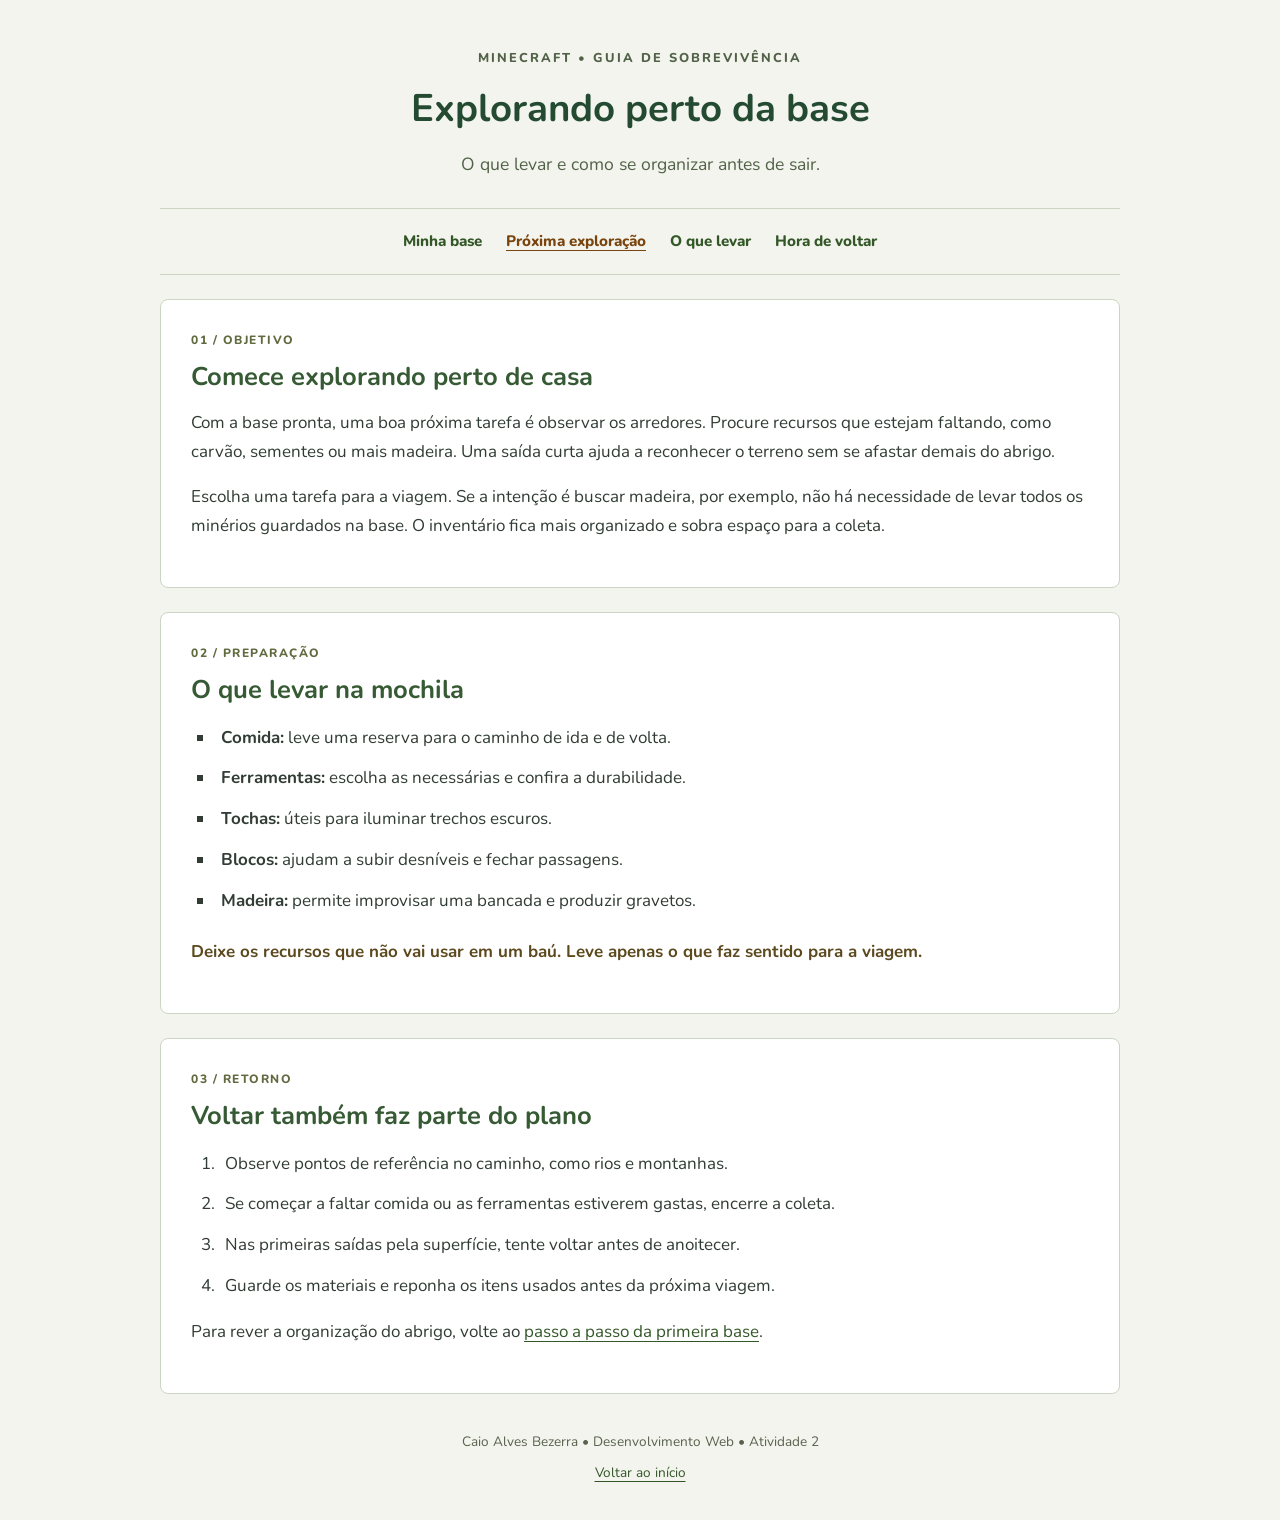
<file: Atividade 2/exploracao.html>
<!DOCTYPE html>
<html lang="pt-BR">
<head>
    <meta charset="UTF-8">
    <meta name="viewport" content="width=device-width, initial-scale=1.0">
    <meta name="description" content="Preparação para explorar perto da primeira base no Minecraft.">
    <title>Minecraft | Próxima exploração</title>
    <link rel="icon" href="favicon.ico" type="image/x-icon">
    <link rel="preconnect" href="https://fonts.googleapis.com">
    <link rel="preconnect" href="https://fonts.gstatic.com" crossorigin>
    <link href="https://fonts.googleapis.com/css2?family=Nunito:wght@400;600;700;800&display=swap" rel="stylesheet">
    <!-- Mesmo CSS da página inicial. -->
    <link rel="stylesheet" href="style.css">
</head>
<body>
    <a class="pular-conteudo" href="#conteudo">Pular para o conteúdo</a>

    <header id="inicio">
        <p class="identificacao">Minecraft • Guia de sobrevivência</p>
        <h1>Explorando perto da base</h1>
        <p class="apresentacao">O que levar e como se organizar antes de sair.</p>
        <nav aria-label="Navegação principal">
            <ul>
                <li><a href="index.html">Minha base</a></li>
                <li><a href="exploracao.html" aria-current="page">Próxima exploração</a></li>
                <li><a href="#mochila">O que levar</a></li>
                <li><a href="#retorno">Hora de voltar</a></li>
            </ul>
        </nav>
    </header>

    <main id="conteudo">
        <article aria-labelledby="titulo-objetivo">
            <section class="bloco">
                <p class="etiqueta">01 / Objetivo</p>
                <h2 id="titulo-objetivo">Comece explorando perto de casa</h2>
                <p>
                    Com a base pronta, uma boa próxima tarefa é observar os arredores.
                    Procure recursos que estejam faltando, como carvão, sementes ou mais madeira.
                    Uma saída curta ajuda a reconhecer o terreno sem se afastar demais do abrigo.
                </p>
                <p>
                    Escolha uma tarefa para a viagem. Se a intenção é buscar madeira, por exemplo,
                    não há necessidade de levar todos os minérios guardados na base.
                    O inventário fica mais organizado e sobra espaço para a coleta.
                </p>
            </section>

            <section class="bloco" id="mochila">
                <p class="etiqueta">02 / Preparação</p>
                <h2>O que levar na mochila</h2>
                <!-- Itens para levar na exploração. -->
                <ul class="lista-materiais">
                    <li><strong>Comida:</strong> leve uma reserva para o caminho de ida e de volta.</li>
                    <li><strong>Ferramentas:</strong> escolha as necessárias e confira a durabilidade.</li>
                    <li><strong>Tochas:</strong> úteis para iluminar trechos escuros.</li>
                    <li><strong>Blocos:</strong> ajudam a subir desníveis e fechar passagens.</li>
                    <li><strong>Madeira:</strong> permite improvisar uma bancada e produzir gravetos.</li>
                </ul>
                <p class="observacao">Deixe os recursos que não vai usar em um baú. Leve apenas o que faz sentido para a viagem.</p>
            </section>

            <section class="bloco" id="retorno">
                <p class="etiqueta">03 / Retorno</p>
                <h2>Voltar também faz parte do plano</h2>
                <ol class="lista-passos">
                    <li>Observe pontos de referência no caminho, como rios e montanhas.</li>
                    <li>Se começar a faltar comida ou as ferramentas estiverem gastas, encerre a coleta.</li>
                    <li>Nas primeiras saídas pela superfície, tente voltar antes de anoitecer.</li>
                    <li>Guarde os materiais e reponha os itens usados antes da próxima viagem.</li>
                </ol>
                <p>
                    Para rever a organização do abrigo, volte ao
                    <a href="index.html#passos">passo a passo da primeira base</a>.
                </p>
            </section>
        </article>
    </main>

    <footer>
        <p>Caio Alves Bezerra • Desenvolvimento Web • Atividade 2</p>
        <a href="#inicio">Voltar ao início</a>
    </footer>
</body>
</html>
</file>
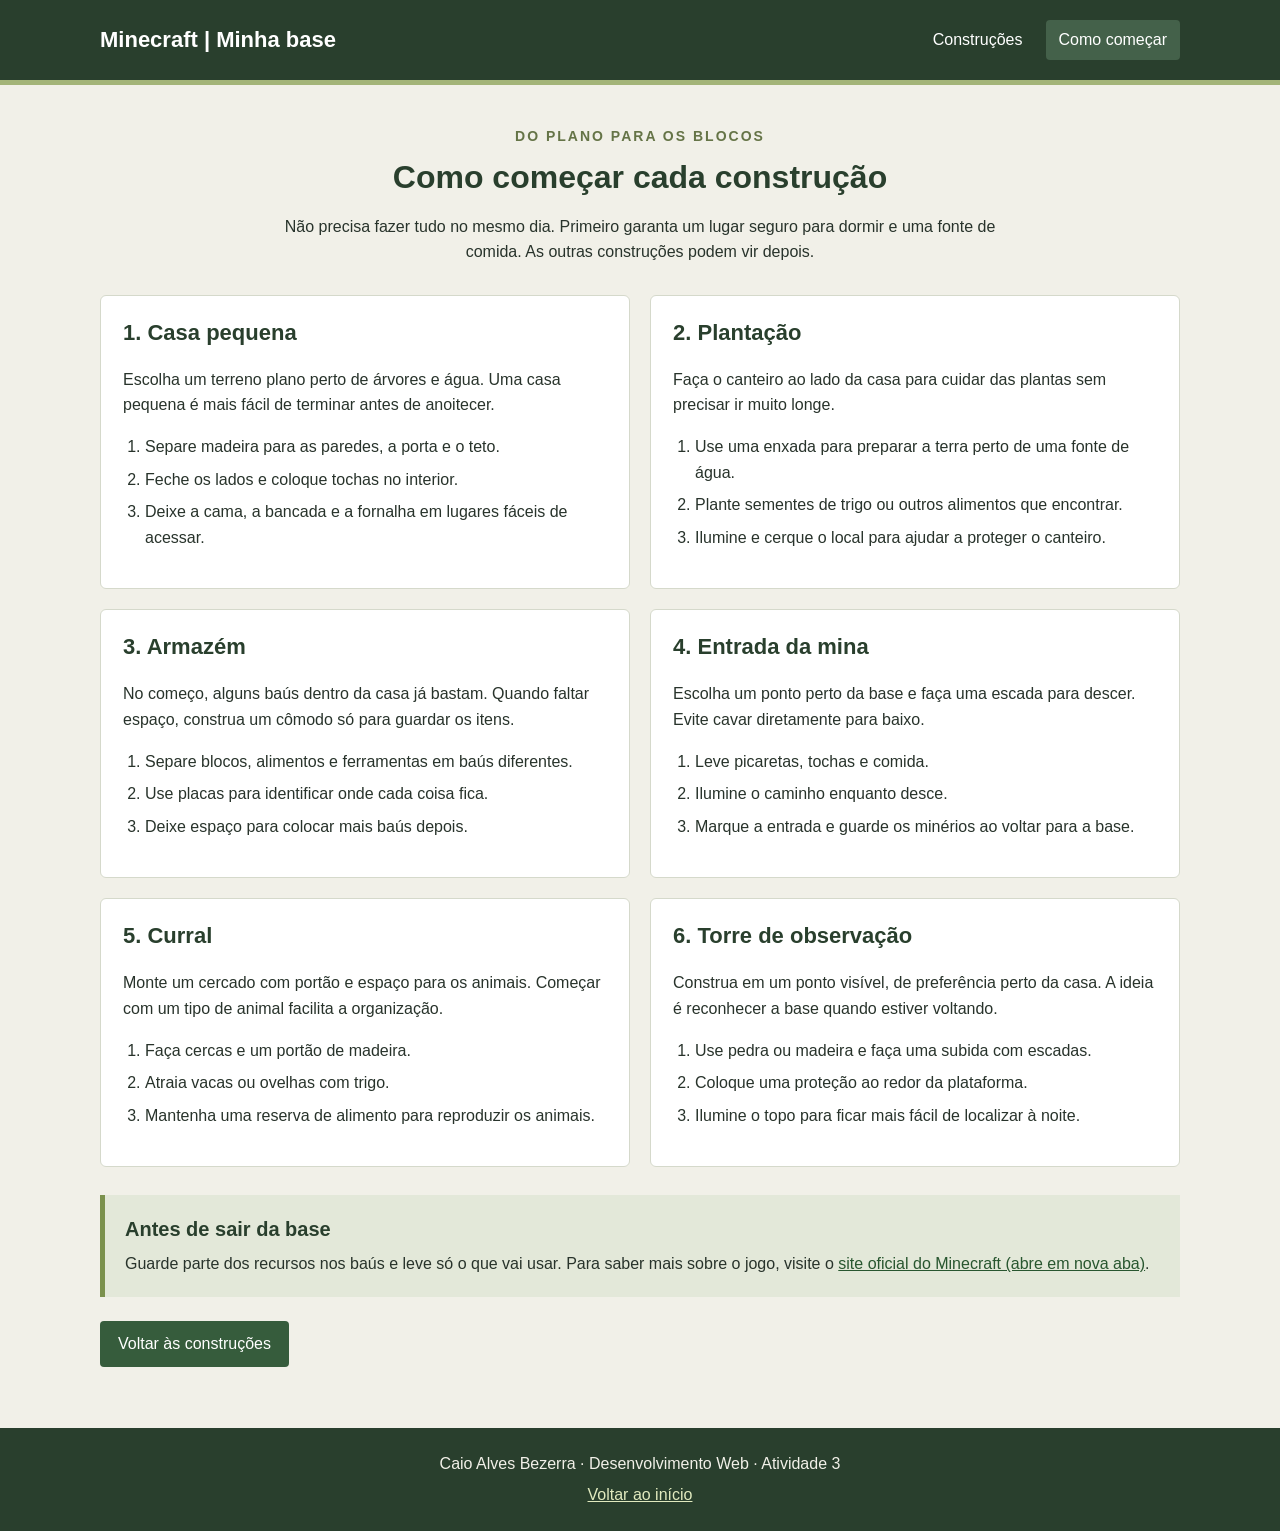
<file: Atividade 3/planejamento.html>
<!DOCTYPE html>
<html lang="pt-BR">
<head>
    <meta charset="UTF-8">
    <meta name="viewport" content="width=device-width, initial-scale=1.0">
    <meta name="description" content="Ideias de construções simples para organizar uma base no Minecraft.">
    <title>Como começar as construções | Minecraft</title>
    <link rel="icon" href="imagens/icone.svg" type="image/svg+xml">
    <!-- Estilos da página. -->
    <style>
        * { box-sizing: border-box; }
        html { scroll-behavior: smooth; }
        body { margin: 0; background: #f1f0e8; color: #28332b; font-family: Arial, sans-serif; line-height: 1.6; }
        a { color: #28562f; }
        a:focus-visible { outline: 3px solid #c18c26; outline-offset: 4px; }
        .pular { position: absolute; top: -80px; left: 15px; padding: 10px; background: white; z-index: 10; }
        .pular:focus { top: 10px; }
        header { background: #293f2d; color: white; padding: 20px; border-bottom: 5px solid #a3b478; }
        .topo { max-width: 1080px; margin: auto; display: flex; align-items: center; justify-content: space-between; gap: 20px; }
        .nome-site { margin: 0; font-size: 22px; font-weight: bold; }
        nav ul { display: flex; flex-wrap: wrap; gap: 10px; list-style: none; margin: 0; padding: 0; }
        nav a { display: block; padding: 7px 13px; color: white; border-radius: 4px; text-decoration: none; }
        nav a:hover, nav a[aria-current="page"] { background: #44614a; }
        main { max-width: 1120px; margin: auto; padding: 30px 20px 45px; }
        h1 { font-size: 32px; line-height: 1.3; text-align: center; color: #293f2d; }
        h2 { line-height: 1.4; color: #293f2d; }
        .introducao { max-width: 750px; margin: 0 auto 30px; text-align: center; }
        .introducao > p:first-child { color: #657447; font-size: 14px; font-weight: bold; text-transform: uppercase; letter-spacing: 2px; }
        .introducao h1 { margin: 10px 0 15px; }
        .introducao p { margin: 10px 0; }
        .botao { display: inline-block; background: #365c3c; color: white; padding: 10px 18px; margin-top: 8px; border-radius: 4px; text-decoration: none; }
        .botao:hover { background: #26472c; }
        /* Os cards ficam em três colunas no computador. */
        .cards { display: grid; grid-template-columns: repeat(3, 1fr); gap: 22px; }
        .card { position: relative; display: flex; flex-direction: column; background: white; border: 1px solid #d5d9cb; border-radius: 6px; overflow: hidden; box-shadow: 0 3px 6px #0000000d; transition: transform 0.2s, box-shadow 0.2s; }
        .card:hover { transform: translateY(-5px); box-shadow: 0 7px 14px #0000001a; }
        .card img { display: block; width: 100%; height: 180px; object-fit: cover; border-bottom: 1px solid #d5d9cb; }
        .numero { position: absolute; top: 12px; left: 12px; background: #293f2d; color: white; padding: 3px 10px; font-weight: bold; border-radius: 3px; }
        .texto-card { padding: 18px; display: flex; flex-direction: column; flex: 1; }
        .texto-card h2 { font-size: 20px; margin: 0 0 8px; }
        .texto-card p { margin: 0 0 14px; }
        .texto-card a { margin-top: auto; font-weight: bold; }
        .dica { margin-top: 28px; padding: 20px; border-left: 5px solid #7b914d; background: #e3e8d9; }
        .dica h2 { font-size: 20px; margin: 0 0 8px; }
        .dica p { margin: 0; }
        .sinal { display: inline-block; width: 10px; height: 10px; margin-right: 6px; background: #6b8a38; border-radius: 50%; animation: piscar 2s ease-in-out infinite; }
        @keyframes piscar { 0%, 100% { opacity: 1; } 50% { opacity: 0.3; } }
        .etapas { display: grid; grid-template-columns: repeat(2, 1fr); gap: 20px; }
        .etapa { background: white; padding: 22px; border: 1px solid #d5d9cb; border-radius: 6px; scroll-margin-top: 20px; }
        .etapa h2 { margin-top: 0; font-size: 22px; }
        .etapa p { margin-bottom: 10px; }
        .etapa ul, .etapa ol { padding-left: 22px; }
        .etapa li { margin-bottom: 7px; }
        footer { background: #293f2d; color: #f1f0e8; padding: 23px 20px; text-align: center; }
        footer p { margin: 0 0 6px; }
        footer a { color: #e1eabf; }
        /* No tablet são duas colunas; no celular, uma. */
        @media (max-width: 900px) {
            .cards { grid-template-columns: repeat(2, 1fr); }
            .topo { flex-direction: column; gap: 12px; }
        }
        @media (max-width: 600px) {
            .cards, .etapas { grid-template-columns: 1fr; }
            h1 { font-size: 26px; }
            main { padding: 22px 16px 35px; }
            .nome-site { font-size: 20px; }
            nav ul { justify-content: center; }
            nav a { padding: 6px 10px; }
        }
        @media (prefers-reduced-motion: reduce) {
            html { scroll-behavior: auto; }
            .sinal { animation: none; }
            .card { transition: none; }
        }
    </style>
</head>
<body>
    <a class="pular" href="#conteudo">Pular para o conteúdo</a>
    <header id="inicio">
        <div class="topo">
            <p class="nome-site">Minecraft | Minha base</p>
            <!-- Links entre os dois arquivos HTML. -->
            <nav aria-label="Menu principal">
                <ul>
                    <li><a href="index.html">Construções</a></li>
                    <li><a href="planejamento.html" aria-current="page">Como começar</a></li>
                </ul>
            </nav>
        </div>
    </header>
    <main id="conteudo">
        <section class="introducao" aria-labelledby="titulo">
            <p>Do plano para os blocos</p>
            <h1 id="titulo">Como começar cada construção</h1>
            <p>Não precisa fazer tudo no mesmo dia. Primeiro garanta um lugar seguro para dormir e uma fonte de comida. As outras construções podem vir depois.</p>
        </section>
        <!-- Materiais e passos de cada construção. -->
        <div class="etapas">
            <section class="etapa" id="casa">
                <h2>1. Casa pequena</h2>
                <p>Escolha um terreno plano perto de árvores e água. Uma casa pequena é mais fácil de terminar antes de anoitecer.</p>
                <ol>
                    <li>Separe madeira para as paredes, a porta e o teto.</li>
                    <li>Feche os lados e coloque tochas no interior.</li>
                    <li>Deixe a cama, a bancada e a fornalha em lugares fáceis de acessar.</li>
                </ol>
            </section>
            <section class="etapa" id="plantacao">
                <h2>2. Plantação</h2>
                <p>Faça o canteiro ao lado da casa para cuidar das plantas sem precisar ir muito longe.</p>
                <ol>
                    <li>Use uma enxada para preparar a terra perto de uma fonte de água.</li>
                    <li>Plante sementes de trigo ou outros alimentos que encontrar.</li>
                    <li>Ilumine e cerque o local para ajudar a proteger o canteiro.</li>
                </ol>
            </section>
            <section class="etapa" id="armazem">
                <h2>3. Armazém</h2>
                <p>No começo, alguns baús dentro da casa já bastam. Quando faltar espaço, construa um cômodo só para guardar os itens.</p>
                <ol>
                    <li>Separe blocos, alimentos e ferramentas em baús diferentes.</li>
                    <li>Use placas para identificar onde cada coisa fica.</li>
                    <li>Deixe espaço para colocar mais baús depois.</li>
                </ol>
            </section>
            <section class="etapa" id="mina">
                <h2>4. Entrada da mina</h2>
                <p>Escolha um ponto perto da base e faça uma escada para descer. Evite cavar diretamente para baixo.</p>
                <ol>
                    <li>Leve picaretas, tochas e comida.</li>
                    <li>Ilumine o caminho enquanto desce.</li>
                    <li>Marque a entrada e guarde os minérios ao voltar para a base.</li>
                </ol>
            </section>
            <section class="etapa" id="curral">
                <h2>5. Curral</h2>
                <p>Monte um cercado com portão e espaço para os animais. Começar com um tipo de animal facilita a organização.</p>
                <ol>
                    <li>Faça cercas e um portão de madeira.</li>
                    <li>Atraia vacas ou ovelhas com trigo.</li>
                    <li>Mantenha uma reserva de alimento para reproduzir os animais.</li>
                </ol>
            </section>
            <section class="etapa" id="torre">
                <h2>6. Torre de observação</h2>
                <p>Construa em um ponto visível, de preferência perto da casa. A ideia é reconhecer a base quando estiver voltando.</p>
                <ol>
                    <li>Use pedra ou madeira e faça uma subida com escadas.</li>
                    <li>Coloque uma proteção ao redor da plataforma.</li>
                    <li>Ilumine o topo para ficar mais fácil de localizar à noite.</li>
                </ol>
            </section>
        </div>
        <aside class="dica">
            <h2>Antes de sair da base</h2>
            <p>Guarde parte dos recursos nos baús e leve só o que vai usar. Para saber mais sobre o jogo, visite o <a href="https://www.minecraft.net/pt-br" target="_blank" rel="noopener noreferrer">site oficial do Minecraft (abre em nova aba)</a>.</p>
        </aside>
        <p><a class="botao" href="index.html">Voltar às construções</a></p>
    </main>
    <footer>
        <p>Caio Alves Bezerra · Desenvolvimento Web · Atividade 3</p>
        <a href="#inicio">Voltar ao início</a>
    </footer>
</body>
</html>
</file>
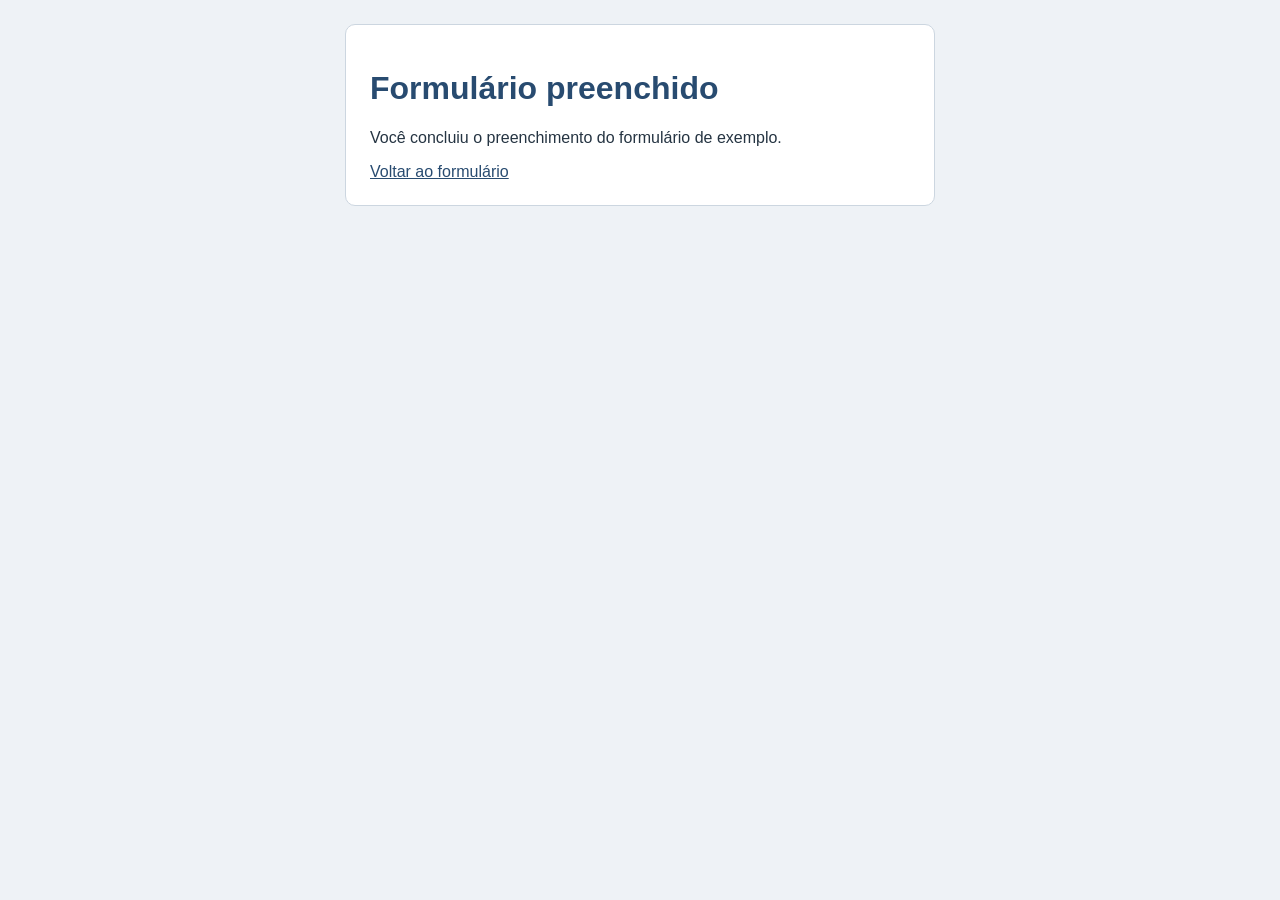
<file: Atividade 5/confirmacao.html>
<!DOCTYPE html>
<html lang="pt-BR">
<head>
    <meta charset="UTF-8">
    <meta name="viewport" content="width=device-width, initial-scale=1.0">
    <title>Confirmação | Grupo de estudos</title>
    <style>
        body {
            margin: 0;
            padding: 24px 16px;
            background-color: #eef2f6;
            color: #253442;
            font-family: Arial, sans-serif;
        }

        main {
            max-width: 540px;
            margin: 0 auto;
            padding: 24px;
            background-color: white;
            border: 1px solid #ccd6e0;
            border-radius: 10px;
        }

        h1, a {
            color: #284b70;
        }

        a:hover {
            color: #173753;
        }

        a:focus {
            outline: 2px solid #28608f;
            outline-offset: 2px;
        }
    </style>
</head>
<body>
    <main>
        <h1>Formulário preenchido</h1>
        <p>Você concluiu o preenchimento do formulário de exemplo.</p>
        <a href="index.html">Voltar ao formulário</a>
    </main>
</body>
</html>
</file>
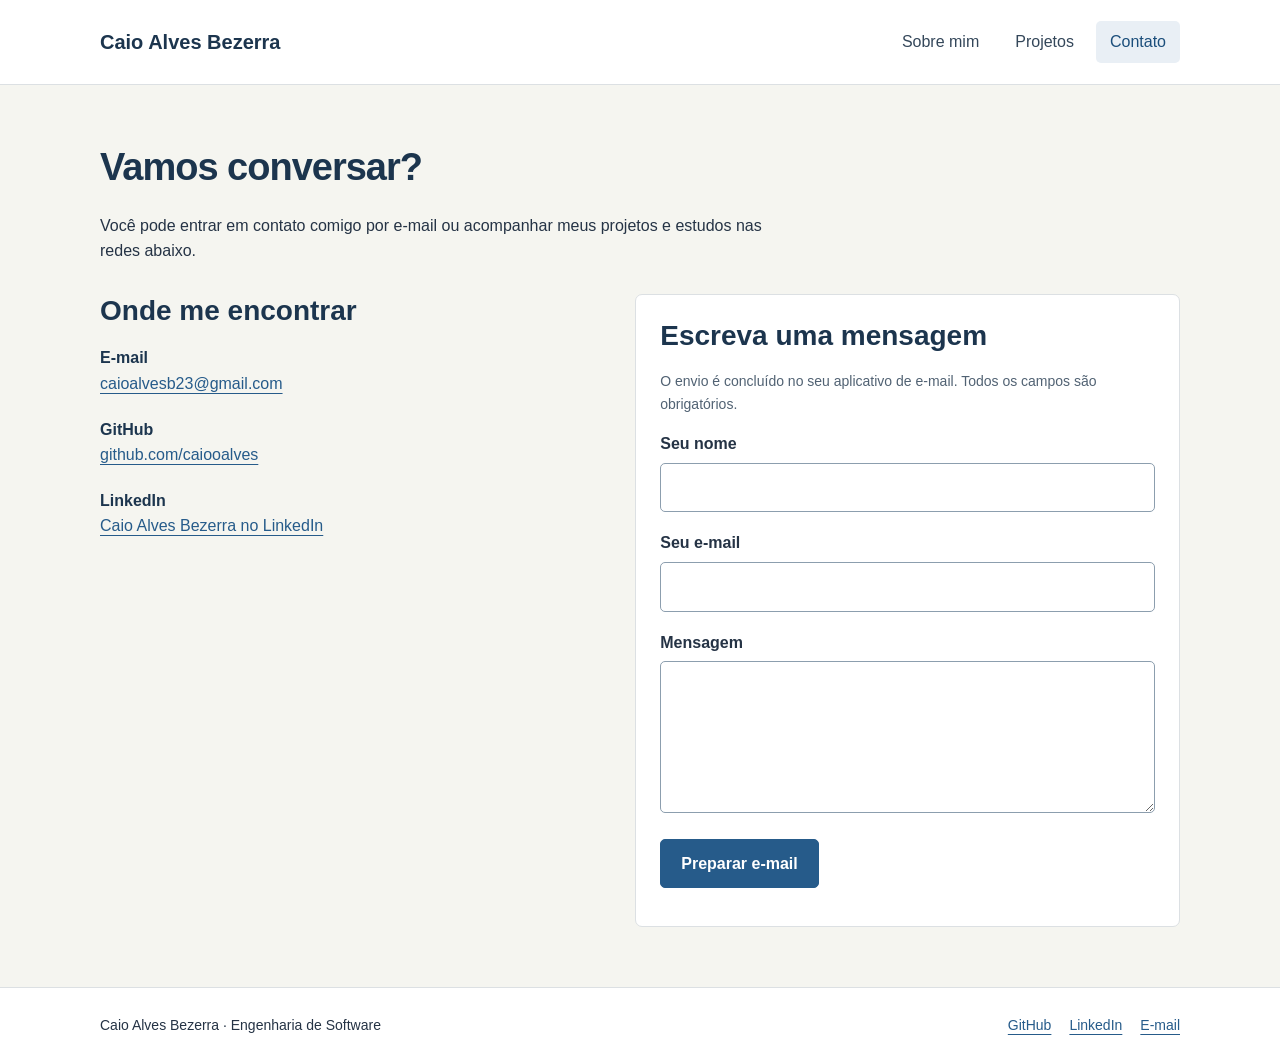
<file: Trabalho Final/contato.html>
<!DOCTYPE html>
<html lang="pt-BR">
<head>
    <meta charset="UTF-8">
    <meta name="viewport" content="width=device-width, initial-scale=1.0">
    <meta name="description" content="Portfólio de Caio Alves Bezerra, estudante de Engenharia de Software.">
    <title>Contato | Caio Alves Bezerra</title>
    <link rel="stylesheet" href="style.css">
    <script src="script.js" defer></script>
</head>
<body>
    <a class="pular-conteudo" href="#conteudo">Pular para o conteúdo</a>
    <header class="cabecalho">
        <div class="container menu">
            <a class="nome-site" href="index.html">Caio Alves Bezerra</a>
            <nav aria-label="Menu principal">
                <ul>
                    <li><a href="index.html">Sobre mim</a></li>
                    <li><a href="projetos.html">Projetos</a></li>
                    <li><a href="contato.html" aria-current="page">Contato</a></li>
                </ul>
            </nav>
        </div>
    </header>

    <main id="conteudo" class="container">
        <section class="introducao entrada" aria-labelledby="titulo">
            <h1 id="titulo">Vamos conversar?</h1>
            <p>Você pode entrar em contato comigo por e-mail ou acompanhar meus projetos e estudos nas redes abaixo.</p>
        </section>

        <div class="contato">
            <section aria-labelledby="titulo-canais">
                <h2 id="titulo-canais">Onde me encontrar</h2>
                <ul class="canais-contato">
                    <li>
                        <strong>E-mail</strong>
                        <a href="mailto:caioalvesb23@gmail.com">caioalvesb23@gmail.com</a>
                    </li>
                    <li>
                        <strong>GitHub</strong>
                        <a href="https://github.com/caiooalves" target="_blank" rel="noopener noreferrer">github.com/caiooalves</a>
                    </li>
                    <li>
                        <strong>LinkedIn</strong>
                        <a href="https://www.linkedin.com/in/caio-alves-bezerra-6441073b4/" target="_blank" rel="noopener noreferrer">Caio Alves Bezerra no LinkedIn</a>
                    </li>
                </ul>
            </section>

            <section class="cartao" aria-labelledby="titulo-mensagem">
                <h2 id="titulo-mensagem">Escreva uma mensagem</h2>
                <p class="aviso-formulario">O envio é concluído no seu aplicativo de e-mail. Todos os campos são obrigatórios.</p>
                <form onsubmit="prepararEmail(event)">
                    <div class="campo">
                        <label for="nome">Seu nome</label>
                        <input type="text" id="nome" name="nome" autocomplete="name" required>
                    </div>
                    <div class="campo">
                        <label for="email">Seu e-mail</label>
                        <input type="email" id="email" name="email" autocomplete="email" required>
                    </div>
                    <div class="campo">
                        <label for="mensagem">Mensagem</label>
                        <textarea id="mensagem" name="mensagem" rows="5" required></textarea>
                    </div>
                    <button class="botao" type="submit">Preparar e-mail</button>
                    <p id="retorno-contato" role="status"></p>
                </form>
            </section>
        </div>
    </main>

    <footer class="rodape">
        <div class="container">
            <p>Caio Alves Bezerra · Engenharia de Software</p>
            <nav class="redes" aria-label="Redes e contato">
                <a href="https://github.com/caiooalves" target="_blank" rel="noopener noreferrer">GitHub</a>
                <a href="https://www.linkedin.com/in/caio-alves-bezerra-6441073b4/" target="_blank" rel="noopener noreferrer">LinkedIn</a>
                <a href="mailto:caioalvesb23@gmail.com">E-mail</a>
            </nav>
        </div>
    </footer>
</body>
</html>
</file>
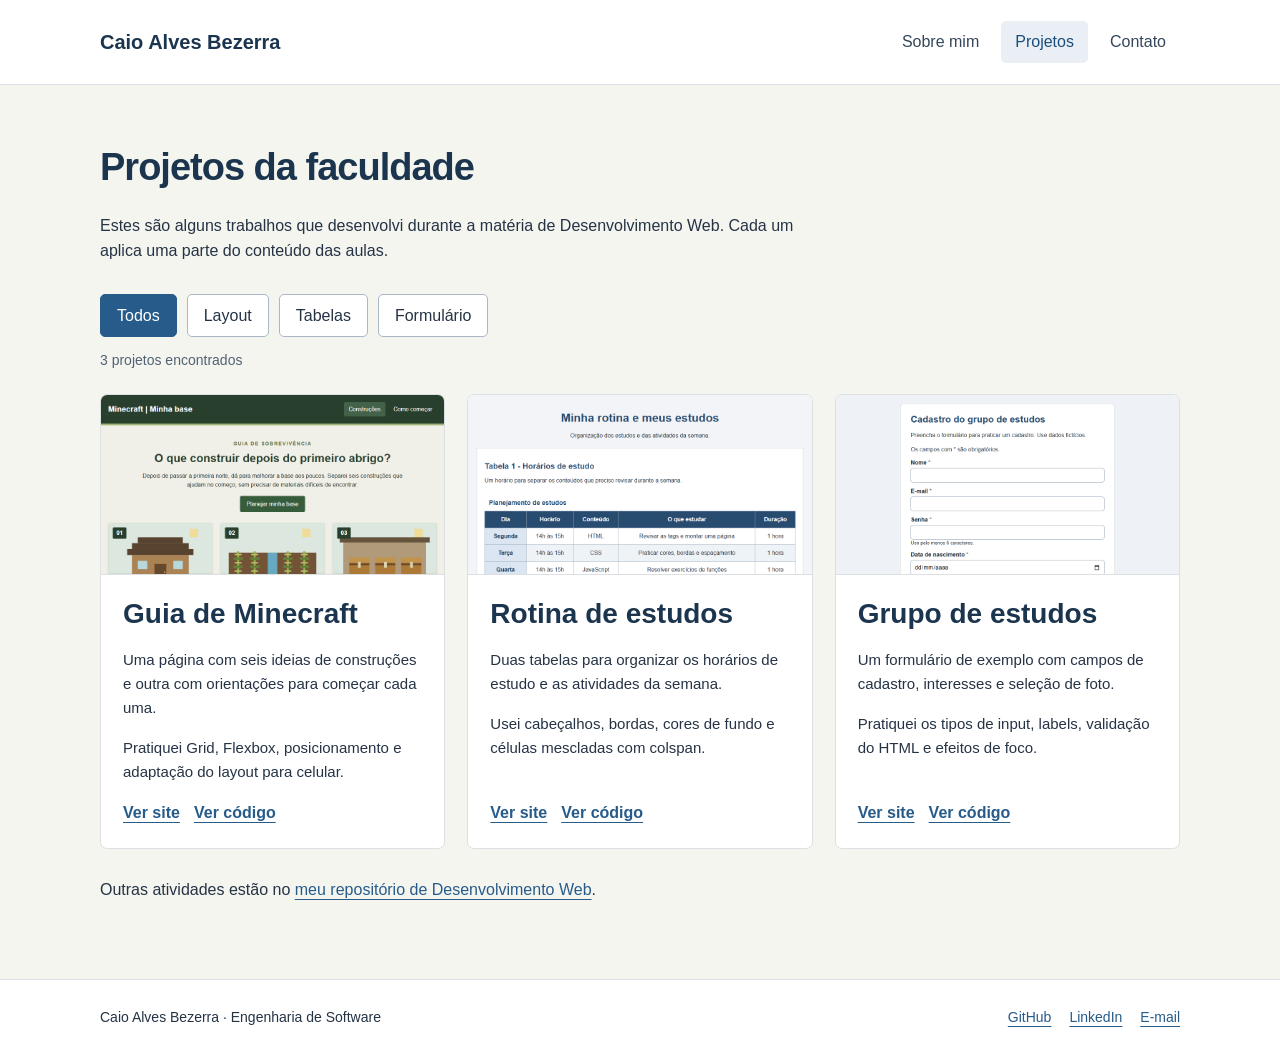
<file: Trabalho Final/projetos.html>
<!DOCTYPE html>
<html lang="pt-BR">
<head>
    <meta charset="UTF-8">
    <meta name="viewport" content="width=device-width, initial-scale=1.0">
    <meta name="description" content="Portfólio de Caio Alves Bezerra, estudante de Engenharia de Software.">
    <title>Projetos | Caio Alves Bezerra</title>
    <link rel="stylesheet" href="style.css">
    <script src="script.js" defer></script>
</head>
<body>
    <a class="pular-conteudo" href="#conteudo">Pular para o conteúdo</a>
    <header class="cabecalho">
        <div class="container menu">
            <a class="nome-site" href="index.html">Caio Alves Bezerra</a>
            <nav aria-label="Menu principal">
                <ul>
                    <li><a href="index.html">Sobre mim</a></li>
                    <li><a href="projetos.html" aria-current="page">Projetos</a></li>
                    <li><a href="contato.html">Contato</a></li>
                </ul>
            </nav>
        </div>
    </header>

    <main id="conteudo" class="container">
        <section class="introducao entrada" aria-labelledby="titulo">
            <h1 id="titulo">Projetos da faculdade</h1>
            <p>Estes são alguns trabalhos que desenvolvi durante a matéria de Desenvolvimento Web. Cada um aplica uma parte do conteúdo das aulas.</p>
        </section>

        <section aria-label="Lista de projetos">
            <div class="filtros" role="group" aria-label="Filtrar projetos por conteúdo">
                <button class="filtro" type="button" data-filtro="todos" aria-pressed="true" onclick="filtrarProjetos('todos')">Todos</button>
                <button class="filtro" type="button" data-filtro="layout" aria-pressed="false" onclick="filtrarProjetos('layout')">Layout</button>
                <button class="filtro" type="button" data-filtro="tabelas" aria-pressed="false" onclick="filtrarProjetos('tabelas')">Tabelas</button>
                <button class="filtro" type="button" data-filtro="formulario" aria-pressed="false" onclick="filtrarProjetos('formulario')">Formulário</button>
            </div>
            <p id="quantidade-projetos" aria-live="polite">3 projetos encontrados</p>

            <!-- Cada cartão tem uma categoria para o filtro em JavaScript. -->
            <div class="grade">
                <article class="cartao projeto" data-categoria="layout">
                    <img src="imagens/projeto-minecraft.png" alt="Página com ideias de construções para uma base no Minecraft." width="960" height="600">
                    <div class="conteudo-projeto">
                        <h2>Guia de Minecraft</h2>
                        <p>Uma página com seis ideias de construções e outra com orientações para começar cada uma.</p>
                        <p>Pratiquei Grid, Flexbox, posicionamento e adaptação do layout para celular.</p>
                        <div class="links-projeto">
                            <a href="../Atividade%203/index.html" target="_blank" rel="noopener noreferrer">Ver site</a>
                            <a href="https://github.com/caiooalves/minecraft-primeira-noite/tree/main/Atividade%203" target="_blank" rel="noopener noreferrer">Ver código</a>
                        </div>
                    </div>
                </article>

                <article class="cartao projeto" data-categoria="tabelas">
                    <img src="imagens/projeto-tabelas.png" alt="Página com uma tabela de planejamento dos estudos." width="960" height="600">
                    <div class="conteudo-projeto">
                        <h2>Rotina de estudos</h2>
                        <p>Duas tabelas para organizar os horários de estudo e as atividades da semana.</p>
                        <p>Usei cabeçalhos, bordas, cores de fundo e células mescladas com colspan.</p>
                        <div class="links-projeto">
                            <a href="../Atividade%204/index.html" target="_blank" rel="noopener noreferrer">Ver site</a>
                            <a href="https://github.com/caiooalves/minecraft-primeira-noite/tree/main/Atividade%204" target="_blank" rel="noopener noreferrer">Ver código</a>
                        </div>
                    </div>
                </article>

                <article class="cartao projeto" data-categoria="formulario">
                    <img src="imagens/projeto-formulario.png" alt="Formulário de cadastro com campos para nome, e-mail e curso." width="960" height="600">
                    <div class="conteudo-projeto">
                        <h2>Grupo de estudos</h2>
                        <p>Um formulário de exemplo com campos de cadastro, interesses e seleção de foto.</p>
                        <p>Pratiquei os tipos de input, labels, validação do HTML e efeitos de foco.</p>
                        <div class="links-projeto">
                            <a href="../Atividade%205/index.html" target="_blank" rel="noopener noreferrer">Ver site</a>
                            <a href="https://github.com/caiooalves/minecraft-primeira-noite/tree/main/Atividade%205" target="_blank" rel="noopener noreferrer">Ver código</a>
                        </div>
                    </div>
                </article>
            </div>
        </section>

        <p class="observacao">Outras atividades estão no <a href="https://github.com/caiooalves/minecraft-primeira-noite" target="_blank" rel="noopener noreferrer">meu repositório de Desenvolvimento Web</a>.</p>
    </main>

    <footer class="rodape">
        <div class="container">
            <p>Caio Alves Bezerra · Engenharia de Software</p>
            <nav class="redes" aria-label="Redes e contato">
                <a href="https://github.com/caiooalves" target="_blank" rel="noopener noreferrer">GitHub</a>
                <a href="https://www.linkedin.com/in/caio-alves-bezerra-6441073b4/" target="_blank" rel="noopener noreferrer">LinkedIn</a>
                <a href="mailto:caioalvesb23@gmail.com">E-mail</a>
            </nav>
        </div>
    </footer>
</body>
</html>
</file>
<file: Atividade 2/style.css>
/* Fonte e cores gerais. */
* {
    box-sizing: border-box;
}

body {
    margin: 0;
    background-color: #f2f4ed;
    color: #303c34;
    font-family: "Nunito", Arial, sans-serif;
    font-size: 17px;
    line-height: 1.7;
}

/* Largura do conteúdo. */
header, main, footer {
    width: 90%;
    max-width: 960px;
    margin: 0 auto;
}

header {
    padding: 48px 0 24px;
    text-align: center;
}

h1 {
    margin: 12px 0;
    color: #244a32;
    font-size: 2.4rem;
    line-height: 1.2;
    text-align: center;
}

/* Estilo dos subtítulos. */
h2, h3 {
    margin: 0 0 16px;
    color: #365a34;
    line-height: 1.3;
}

h2 {
    font-size: 1.6rem;
}

p {
    margin: 0 0 16px;
}

/* Textos do cabeçalho. */
.identificacao {
    color: #526248;
    font-size: 0.8rem;
    font-weight: 800;
    letter-spacing: 2px;
    text-transform: uppercase;
}

.apresentacao {
    max-width: 560px;
    margin: 18px auto 28px;
    color: #526248;
    font-size: 1.1rem;
}

/* Menu sem marcadores. */
nav ul {
    margin: 0;
    padding: 12px;
    border-top: 1px solid #ccd5c3;
    border-bottom: 1px solid #ccd5c3;
    list-style-type: none;
}

nav li {
    display: inline-block;
    margin: 6px 10px;
}

a {
    color: #345728;
    text-decoration: underline;
    text-underline-offset: 4px;
}

nav a {
    font-size: 0.95rem;
    font-weight: 800;
    text-decoration: none;
}

/* Destaque dos links ao passar o mouse ou usar o teclado. */
a:hover {
    color: #79440d;
    text-decoration: underline;
}

a:focus-visible {
    outline: 3px solid #94600f;
    outline-offset: 4px;
}

nav a[aria-current="page"] {
    color: #79440d;
    text-decoration: underline;
}

/* Espaçamento e bordas das seções. */
.bloco {
    margin: 0 0 24px;
    padding: 30px;
    background-color: #ffffff;
    border-width: 1px;
    border-style: solid;
    border-color: #ccd5c3;
    border-radius: 8px;
}

.etiqueta {
    margin-bottom: 10px;
    color: #626a40;
    font-size: 0.75rem;
    font-weight: 800;
    letter-spacing: 1.5px;
    text-transform: uppercase;
}

figure {
    margin: 24px 0 0;
}

img {
    display: block;
    width: 100%;
    height: auto;
    border-radius: 4px;
}

figcaption {
    margin-top: 10px;
    color: #59624e;
    font-size: 0.85rem;
    font-style: italic;
}

/* Marcadores das listas. */
.lista-materiais {
    padding-left: 24px;
    list-style-type: square;
    list-style-position: outside;
}

.lista-passos {
    padding-left: 28px;
    list-style-type: decimal;
    list-style-position: outside;
}

.lista-materiais li, .lista-passos li {
    margin-bottom: 12px;
    padding-left: 6px;
}

/* Borda lateral da seção de materiais. */
#materiais {
    border-left-width: 5px;
    border-left-color: #657b42;
}

.observacao {
    margin-top: 22px;
    color: #5c491e;
    font-weight: 700;
}

.dica {
    background-color: #e7eddb;
}

footer {
    padding: 12px 0 36px;
    color: #59624e;
    font-size: 0.85rem;
    text-align: center;
}

footer p {
    margin-bottom: 8px;
}

/* Atalho para navegação pelo teclado. */
.pular-conteudo {
    position: absolute;
    top: -100px;
    left: 12px;
    padding: 8px 16px;
    background-color: #ffffff;
}

.pular-conteudo:focus {
    top: 12px;
}

/* Ajustes para telas menores. */
@media (max-width: 600px) {
    header {
        padding-top: 32px;
    }

    h1 {
        font-size: 1.9rem;
    }

    .bloco {
        padding: 22px;
    }

    nav li {
        margin: 6px 8px;
    }
}
</file>
<file: Trabalho Final/style.css>
* {
    box-sizing: border-box;
}

html {
    scroll-behavior: smooth;
}

body {
    margin: 0;
    background-color: #f5f5f0;
    color: #253345;
    font-family: Arial, sans-serif;
    line-height: 1.6;
}

a {
    color: #265b8a;
    text-underline-offset: 4px;
}

a:hover {
    color: #173958;
}

a:focus-visible, button:focus-visible, input:focus-visible, textarea:focus-visible {
    outline: 3px solid #ba7728;
    outline-offset: 4px;
}

img {
    display: block;
    max-width: 100%;
}

.pular-conteudo {
    position: absolute;
    left: 16px;
    top: -100px;
    padding: 10px;
    background-color: white;
    z-index: 10;
}

.pular-conteudo:focus {
    top: 10px;
}

.container {
    width: 90%;
    max-width: 1080px;
    margin: 0 auto;
}

/* Mesmo menu nas três páginas. */
.cabecalho {
    background-color: #ffffff;
    border-bottom: 1px solid #dce0e3;
}

.menu {
    display: flex;
    align-items: center;
    justify-content: space-between;
    gap: 24px;
    min-height: 84px;
}

.nome-site {
    color: #1c354e;
    font-size: 20px;
    font-weight: bold;
    text-decoration: none;
}

.menu ul {
    display: flex;
    gap: 8px;
    list-style: none;
    margin: 0;
    padding: 0;
}

.menu nav a {
    display: block;
    padding: 8px 14px;
    border-radius: 5px;
    color: #34475a;
    text-decoration: none;
}

.menu nav a:hover, .menu nav a[aria-current="page"] {
    background-color: #e9eff5;
    color: #1b4e7b;
}

main {
    padding: 48px 0 60px;
}

h1, h2, h3 {
    color: #1c354e;
    line-height: 1.2;
}

h1 {
    margin: 12px 0 22px;
    font-size: 46px;
    letter-spacing: -1px;
}

h2 {
    margin: 0 0 18px;
    font-size: 28px;
}

h3 {
    margin: 0 0 12px;
    font-size: 20px;
}

p {
    margin: 0 0 16px;
}

.entrada {
    animation: aparecer 0.6s ease-out;
}

@keyframes aparecer {
    from {
        opacity: 0;
        transform: translateY(12px);
    }
    to {
        opacity: 1;
        transform: translateY(0);
    }
}

.apresentacao {
    display: grid;
    grid-template-columns: 1.3fr 1fr;
    gap: 72px;
    align-items: center;
}

.area-estudo {
    margin: 0;
    color: #846127;
    font-weight: bold;
}

.apresentacao p {
    max-width: 540px;
}

.acoes {
    display: flex;
    flex-wrap: wrap;
    align-items: center;
    gap: 18px;
    margin-top: 26px;
}

.botao {
    display: inline-block;
    padding: 11px 20px;
    border: 1px solid #265b8a;
    border-radius: 5px;
    background-color: #265b8a;
    color: white;
    font: inherit;
    font-weight: bold;
    text-align: center;
    text-decoration: none;
    cursor: pointer;
    transition: background-color 0.2s;
}

.botao:hover {
    background-color: #173958;
    color: white;
}

.foto-perfil {
    width: 100%;
    max-width: 350px;
    height: 420px;
    margin-left: auto;
    object-fit: cover;
    object-position: center 18%;
    border-radius: 8px;
    box-shadow: 10px 10px 0 #dce5ec;
}

.bloco {
    margin-top: 64px;
}

.introducao {
    max-width: 700px;
    margin-bottom: 30px;
}

.introducao h1 {
    font-size: 38px;
}

.grade {
    display: grid;
    grid-template-columns: repeat(3, 1fr);
    gap: 22px;
}

.cartao {
    padding: 24px;
    border: 1px solid #dce0e3;
    border-radius: 7px;
    background-color: white;
}

.cartao p:last-child {
    margin-bottom: 0;
}

.lista-conhecimentos {
    margin: 16px 0 0;
    padding-left: 20px;
}

.lista-conhecimentos li {
    margin: 8px 0;
}

.formacao {
    padding: 30px;
    border-left: 4px solid #b48744;
    background-color: #eaf0f4;
}

.formacao p:last-child {
    margin-bottom: 0;
}

/* Os botões filtram os projetos usando o arquivo script.js. */
.filtros {
    display: flex;
    flex-wrap: wrap;
    gap: 10px;
    margin-bottom: 12px;
}

.filtro {
    padding: 8px 16px;
    border: 1px solid #a9b8c6;
    border-radius: 5px;
    background-color: white;
    color: #253345;
    font: inherit;
    cursor: pointer;
}

.filtro:hover {
    background-color: #e9eff5;
}

.filtro[aria-pressed="true"] {
    border-color: #265b8a;
    background-color: #265b8a;
    color: white;
}

#quantidade-projetos {
    margin-bottom: 22px;
    color: #516273;
    font-size: 14px;
}

.projeto {
    overflow: hidden;
    padding: 0;
    display: flex;
    flex-direction: column;
    transition: transform 0.2s;
}

.projeto:hover {
    transform: translateY(-4px);
}

.projeto img {
    width: 100%;
    height: 180px;
    object-fit: cover;
    object-position: top;
    border-bottom: 1px solid #dce0e3;
}

.conteudo-projeto {
    display: flex;
    flex-direction: column;
    flex: 1;
    padding: 22px;
}

.conteudo-projeto p {
    font-size: 15px;
}

.links-projeto {
    display: flex;
    flex-wrap: wrap;
    gap: 14px;
    margin-top: auto;
}

.links-projeto a {
    font-weight: bold;
}

.projeto[hidden] {
    display: none;
}

.observacao {
    margin-top: 28px;
}

.contato {
    display: grid;
    grid-template-columns: 1fr 1.1fr;
    align-items: start;
    gap: 40px;
}

.canais-contato {
    padding: 0;
    list-style: none;
}

.canais-contato li {
    margin-bottom: 20px;
}

.canais-contato strong {
    display: block;
    color: #1c354e;
}

.canais-contato a {
    overflow-wrap: anywhere;
}

.campo {
    margin-bottom: 18px;
}

.campo label {
    display: block;
    margin-bottom: 6px;
    font-weight: bold;
}

.campo input, .campo textarea {
    width: 100%;
    padding: 11px;
    border: 1px solid #8c9eae;
    border-radius: 5px;
    background-color: #fff;
    color: #253345;
    font: inherit;
}

.campo textarea {
    resize: vertical;
}

.aviso-formulario {
    font-size: 14px;
    color: #516273;
}

#retorno-contato {
    margin: 14px 0 0;
    color: #265b8a;
}

.rodape {
    padding: 26px 0;
    border-top: 1px solid #dce0e3;
    background-color: white;
}

.rodape .container {
    display: flex;
    flex-wrap: wrap;
    align-items: center;
    justify-content: space-between;
    gap: 14px;
}

.rodape p {
    margin: 0;
    font-size: 14px;
}

.redes {
    display: flex;
    flex-wrap: wrap;
    gap: 18px;
}

.redes a {
    font-size: 14px;
}

@media (max-width: 900px) {
    .apresentacao {
        gap: 35px;
        grid-template-columns: 1.2fr 1fr;
    }

    h1 {
        font-size: 38px;
    }

    .grade {
        grid-template-columns: repeat(2, 1fr);
    }

    .contato {
        gap: 24px;
    }
}

@media (max-width: 600px) {
    .menu {
        flex-direction: column;
        justify-content: center;
        gap: 10px;
        padding: 18px 0;
    }

    .menu nav a {
        padding: 7px 12px;
    }

    main {
        padding: 30px 0 40px;
    }

    h1, .introducao h1 {
        font-size: 32px;
    }

    .apresentacao, .grade, .contato {
        grid-template-columns: 1fr;
    }

    .foto-perfil {
        height: 390px;
        margin: 0 auto;
    }

    .bloco {
        margin-top: 42px;
    }

    .rodape .container {
        align-items: flex-start;
        flex-direction: column;
    }
}

@media (prefers-reduced-motion: reduce) {
    html {
        scroll-behavior: auto;
    }

    .entrada {
        animation: none;
    }

    .botao, .projeto {
        transition: none;
    }
}
</file>
